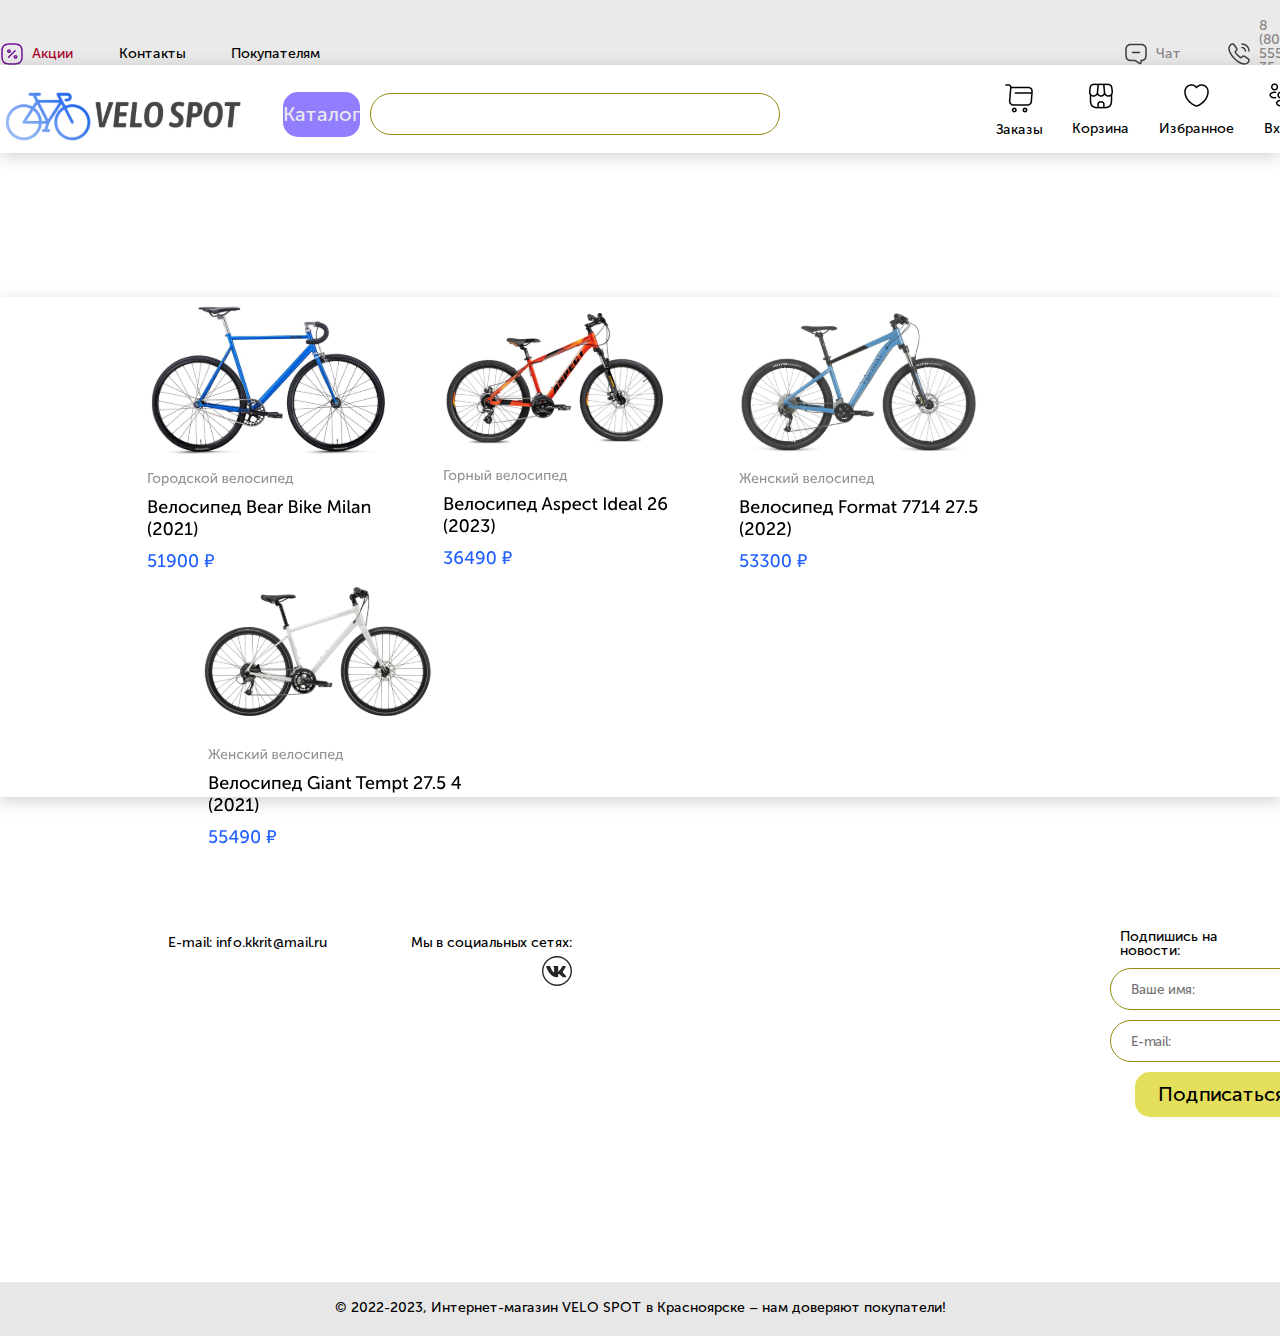
<file: index.html>
<!DOCTYPE html>
<html>

<head>
	<title>Velo Spot</title>
	<link rel="stylesheet" href="style.css" />
	<meta charset="UTF-8">
</head>

<body>
	<div class="wrapper">

		<div class="header__top">
			<header class="header">
				<div class="_container header__container">
					<div class="header__top">
						<div class="headertop__content">
							<div>
								<img src="img/percentagesquare.svg" alt="">
							</div>
							<div class="header__ul1">
								<nav class="header__menu">
									<ul class="header__list">
										<li class="header__item"><span style="color: #A90029;">Акции</span></li>
										<li class="header__item">Контакты</li>
										<li class="header__item">Покупателям</li>
									</ul>
								</nav>
							</div>
							<div class="header__ul2">
								<div>
									<img src="img/message2.svg" alt="">
								</div>
								<p style="margin: 0px 0px 0px 8px;">Чат</p>
								<div style="margin: 0px 0px 0px 46px;">
									<img src="img/callcalling.svg" alt="">
								</div>
								<p style="margin: 0px 0px 0px 8px;">8 (800) 555 - 35 - 35</p>
							</div>
						</div>
					</div>



					<div class="header__bottom">
						<a href="index.html" class="logo"><img src="img/Logo 1.svg" alt=""></a>
						<div class="catalog">
							Каталог
						</div>
						<div class="vvod">
							<input type="text" class="vvod_vvod">
						</div>

						<nav class="osn">
							<ul class="osn__list">
								<li class="osn__item"><img src="img/shoppingcart.png" alt="">
									<div style="margin: 8px 0px 0px 0px;">Заказы</div>
								</li>
								<li class="osn__item"><img src="img/shop.png" alt="">
									<div style="margin: 12px 0px 0px 0px;">Корзина</div>
								</li>
								<li class="osn__item"><img src="img/like.png" alt="">
									<div style="margin: 3px 0px 0px 0px;">Избранное</div>
								</li>
								<li class="osn__item"><a href="index6.html"><img src="img/people.png" alt=""></a>
									<div href="index6.html" style="margin: 14px 0px 0px 0px;">Вход</div>
								</li>
							</ul>
						</nav>
					</div>

				</div>

			</header>







			<main class="main">
				<div class="_container">
					<div class="okno" style="visibility: hidden">
						<div class="vvod" style="margin-top: 20px;">
							<img style=" margin-left: 30px; margin-top: 7px; margin-right: 10px;" src="img/person.svg"
								alt=""><input placeholder="Эл. почта/Телефон" type="text" class="vvod_vvod1"
								style="width: 220px;">
						</div>
						<div class="vvod" style="margin-top: 20px;">
							<img style=" margin-left: 30px; margin-top: 7px; margin-right: 15px;" src="img/lock1.svg"
								alt=""><input placeholder="Пароль" type="text" class="vvod_vvod1" style="width: 220px;">
						</div>

					</div>
					<div class="vel1">
						<a class="vel" href="index4.html"><img src="img/Group 31.svg" alt=""></a>
						<a class="vel" href="index2.html"><img src="img/Group 32.svg" alt=""></a>
						<a class="vel" href="index3.html"><img src="img/Group 33.svg" alt=""></a>
						<a class="vel" href="index5.html"><img src="img/Group 34.svg" alt=""></a>
					</div>
				</div>
			</main>







			<div class="footer">
				<div class="_container">
					<div class="footer__p">
						<p class="footer__item">E-mail: info.kkrit@mail.ru</p>
						<p class="footer__item">Мы в социальных сетях:<img src="img/vk_footer 1.svg" class="footer__item1"
								alt=""></p>

					</div>
					<div class="footer__p1">
						<p style="margin-left: 20px;">Подпишись на новости:</p>
						<div class="vvod">
							<input placeholder="Ваше имя:" type="text" class="vvod_vvod" style="width: 220px;">
						</div>
						<div class="vvod">
							<input placeholder="E-mail:" type="text" class="vvod_vvod" style="width: 220px;">
						</div>
						<div class="catalog" style="background: #E4DF5A; color: #000;">
							Подписаться
						</div>
					</div>
				</div>
				<div id="rectangle1" class="bottom" style="text-align: center; ">
					<p style="margin-top: 19px;">© 2022-2023, Интернет-магазин VELO SPOT в Красноярске – нам доверяют
						покупатели!</p>
				</div>
			</div>

		</div>
</body>

</html>
</file>
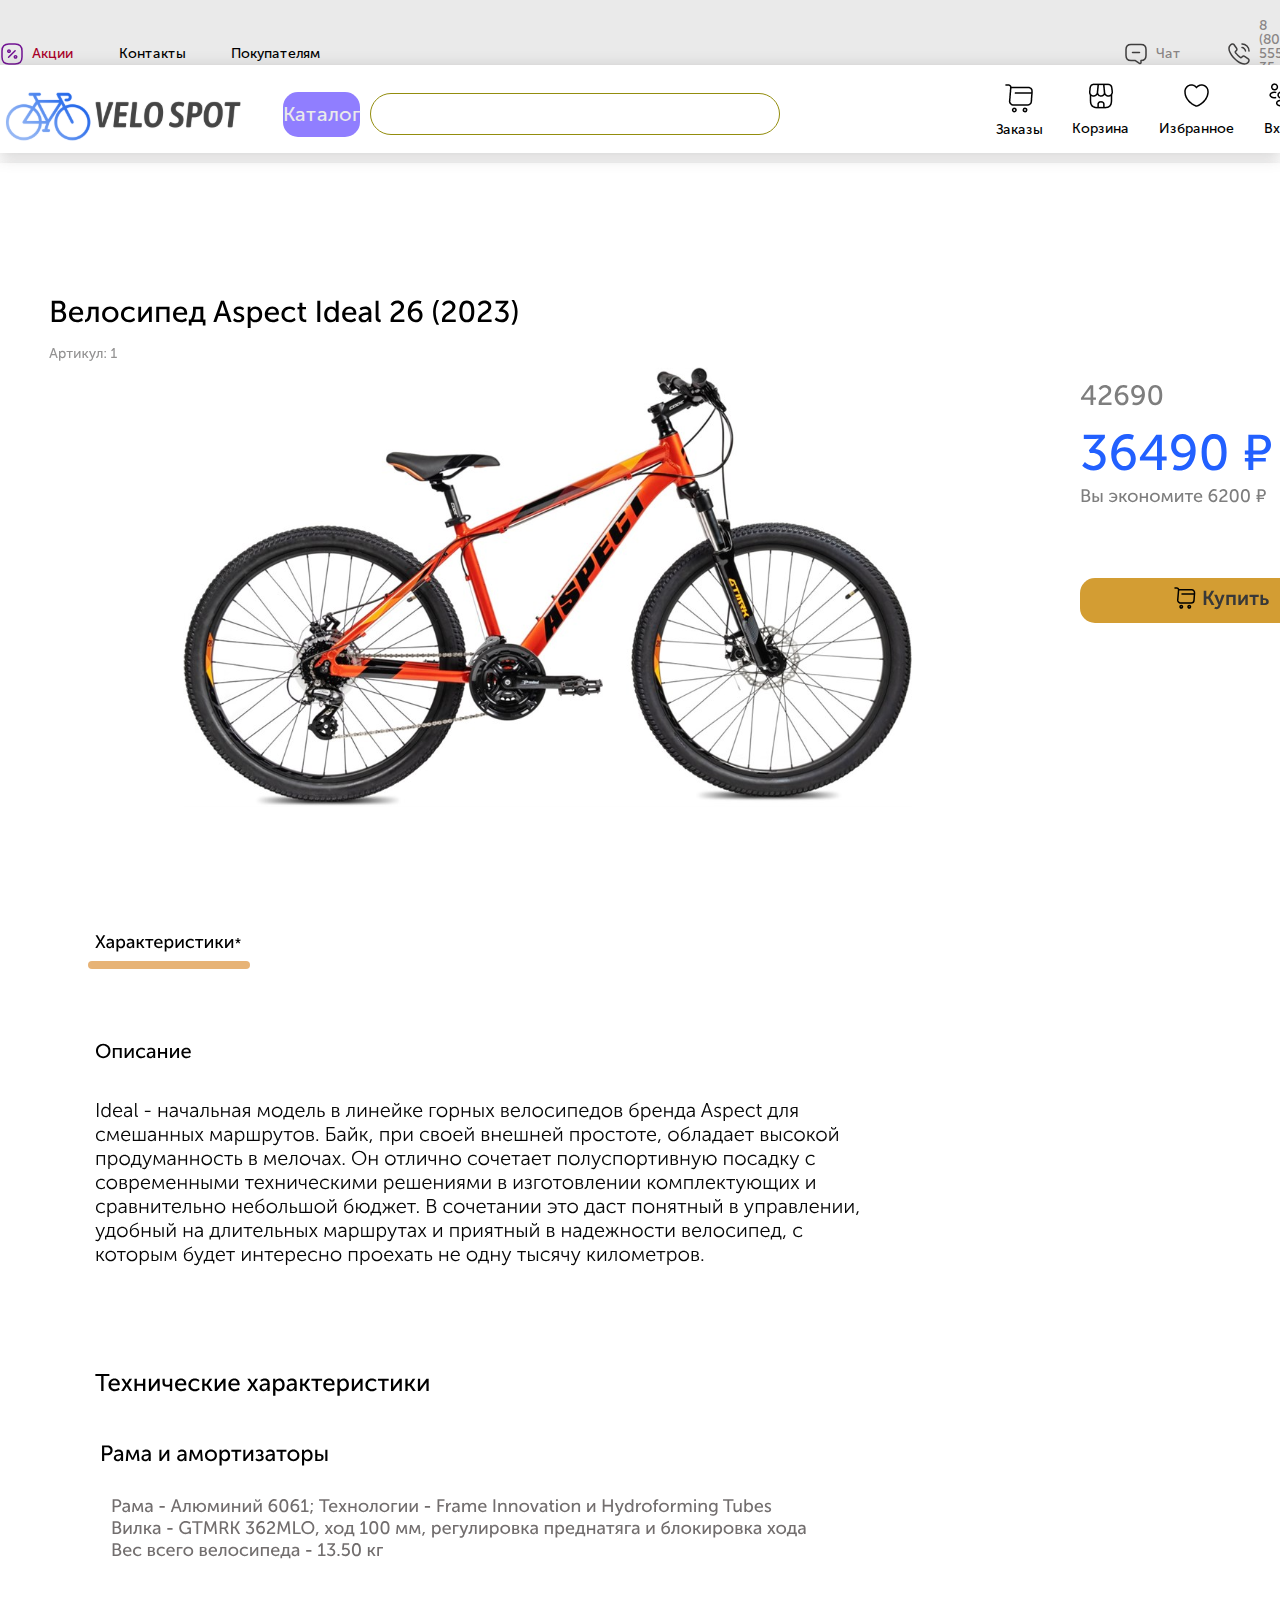
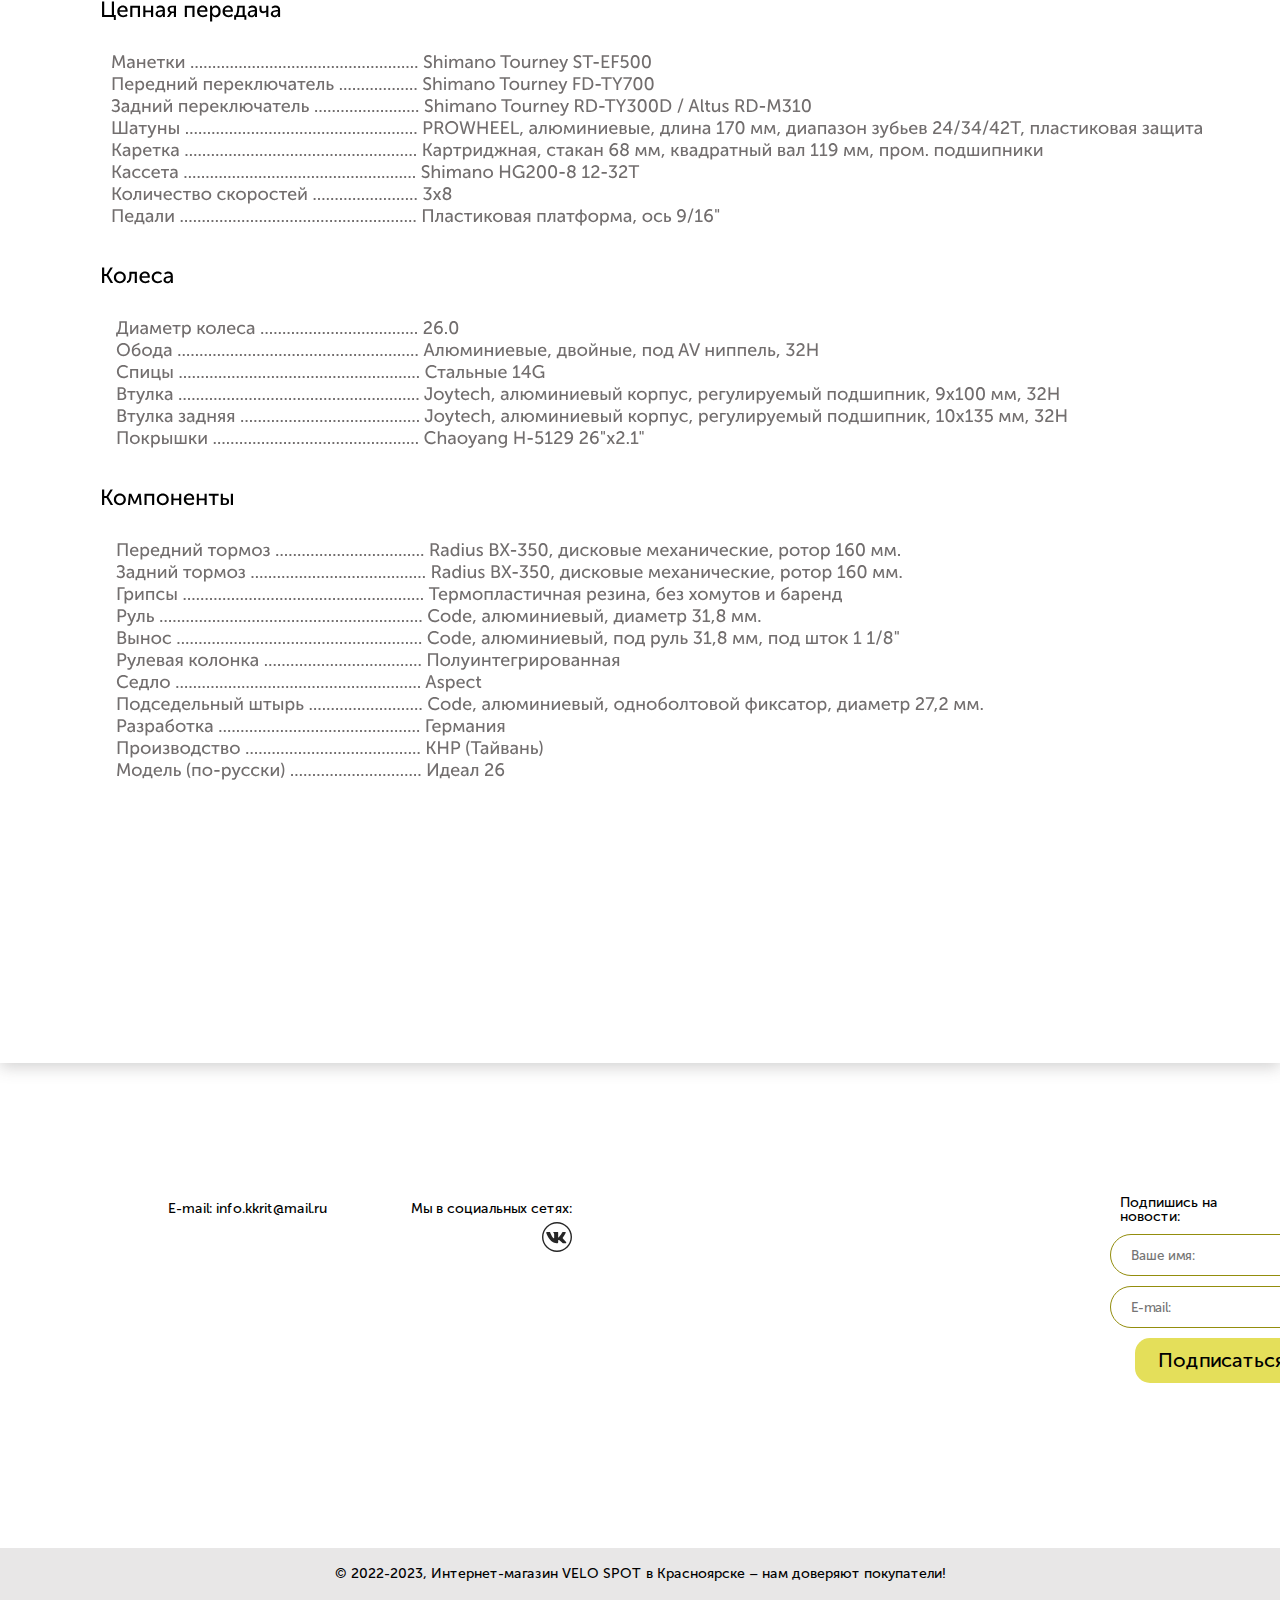
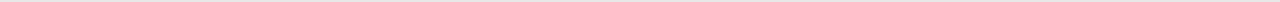
<file: index2.html>
<!DOCTYPE html>
<html>

<head>
	<title>Velo Spot</title>
	<link rel="stylesheet" href="style2.css" />
	<meta charset="UTF-8">
</head>

<body>
	<div class="wrapper">

		<div class="header__top">
			<header class="header">
				<div class="_container header__container">
					<div class="header__top">
						<div class="headertop__content">
							<div>
								<img src="img/percentagesquare.svg" alt="">
							</div>
							<div class="header__ul1">
								<nav class="header__menu">
									<ul class="header__list">
										<li class="header__item"><span style="color: #A90029;">Акции</span></li>
										<li class="header__item">Контакты</li>
										<li class="header__item">Покупателям</li>
									</ul>
								</nav>
							</div>
							<div class="header__ul2">
								<div>
									<img src="img/message2.svg" alt="">
								</div>
								<p style="margin: 0px 0px 0px 8px;">Чат</p>
								<div style="margin: 0px 0px 0px 46px;">
									<img src="img/callcalling.svg" alt="">
								</div>
								<p style="margin: 0px 0px 0px 8px;">8 (800) 555 - 35 - 35</p>
							</div>
						</div>
					</div>



					<div class="header__bottom">
						<a href="index.html" class="logo"><img src="img/Logo 1.svg" alt=""></a>
						<div class="catalog">
							Каталог
						</div>
						<div class="vvod">
							<input type="text" class="vvod_vvod">
						</div>

						<nav class="osn">
							<ul class="osn__list">
								<li class="osn__item"><img src="img/shoppingcart.png" alt="">
									<div style="margin: 8px 0px 0px 0px;">Заказы</div>
								</li>
								<li class="osn__item"><img src="img/shop.png" alt="">
									<div style="margin: 12px 0px 0px 0px;">Корзина</div>
								</li>
								<li class="osn__item"><img src="img/like.png" alt="">
									<div style="margin: 3px 0px 0px 0px;">Избранное</div>
								</li>
								<li class="osn__item"><a href="index6.html"><img src="img/people.png" alt=""></a>
									<div style="margin: 14px 0px 0px 0px;">Вход</div>
								</li>
							</ul>
						</nav>
					</div>

				</div>

			</header>







			<main class="main">
				<div class="_container">
					<img style="margin-top: 133px; margin-left: 49px; user-select: none;" src="img/Group 37.svg" alt="">
				</div>
			</main>







			<div class="footer">
				<div class="_container">
					<div class="footer__p">
						<p class="footer__item">E-mail: info.kkrit@mail.ru</p>
						<p class="footer__item">Мы в социальных сетях:<img src="img/vk_footer 1.svg" class="footer__item1"
								alt=""></p>

					</div>
					<div class="footer__p1">
						<p style="margin-left: 20px;">Подпишись на новости:</p>
						<div class="vvod">
							<input placeholder="Ваше имя:" type="text" class="vvod_vvod" style="width: 220px;">
						</div>
						<div class="vvod">
							<input placeholder="E-mail:" type="text" class="vvod_vvod" style="width: 220px;">
						</div>
						<div class="catalog" style="background: #E4DF5A; color: #000;">
							Подписаться
						</div>
					</div>
				</div>
				<div id="rectangle1" class="bottom" style="text-align: center; ">
					<p style="margin-top: 19px;">© 2022-2023, Интернет-магазин VELO SPOT в Красноярске – нам доверяют
						покупатели!</p>
				</div>
			</div>

		</div>
</body>

</html>
</file>
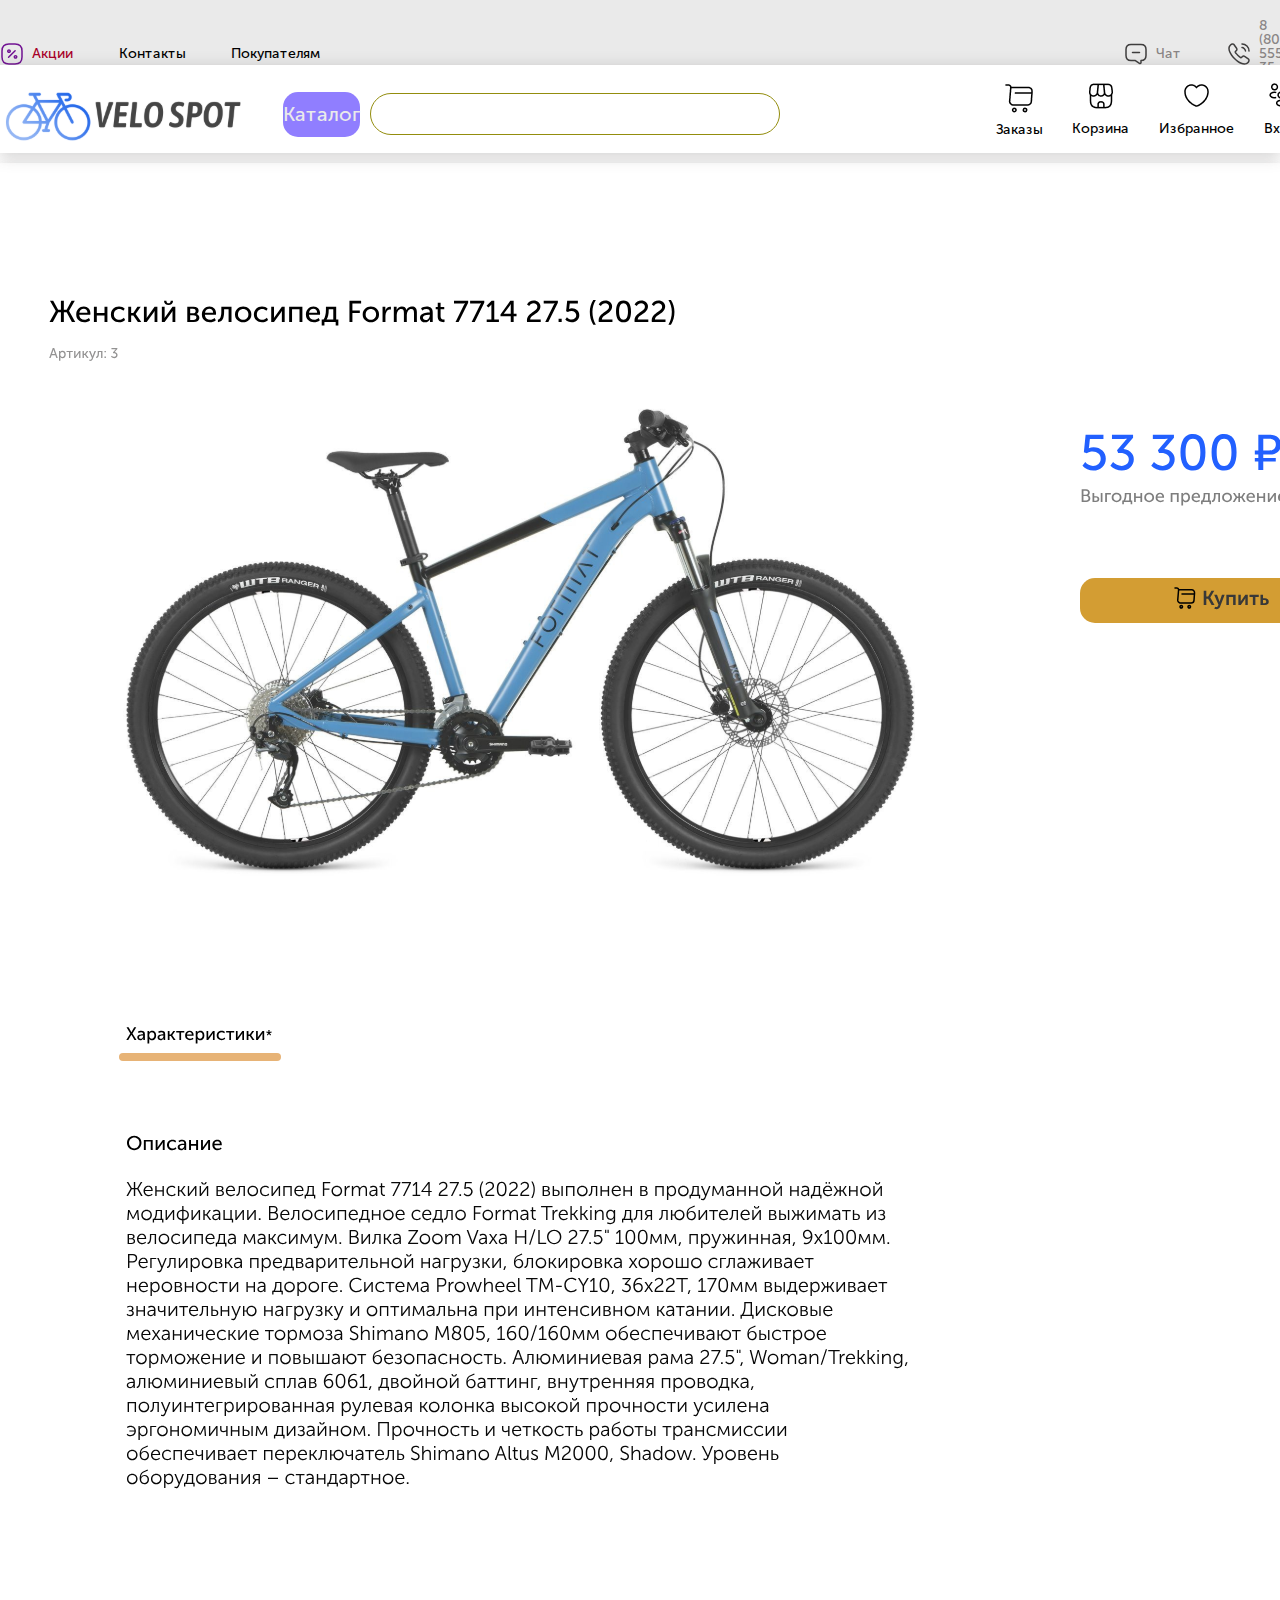
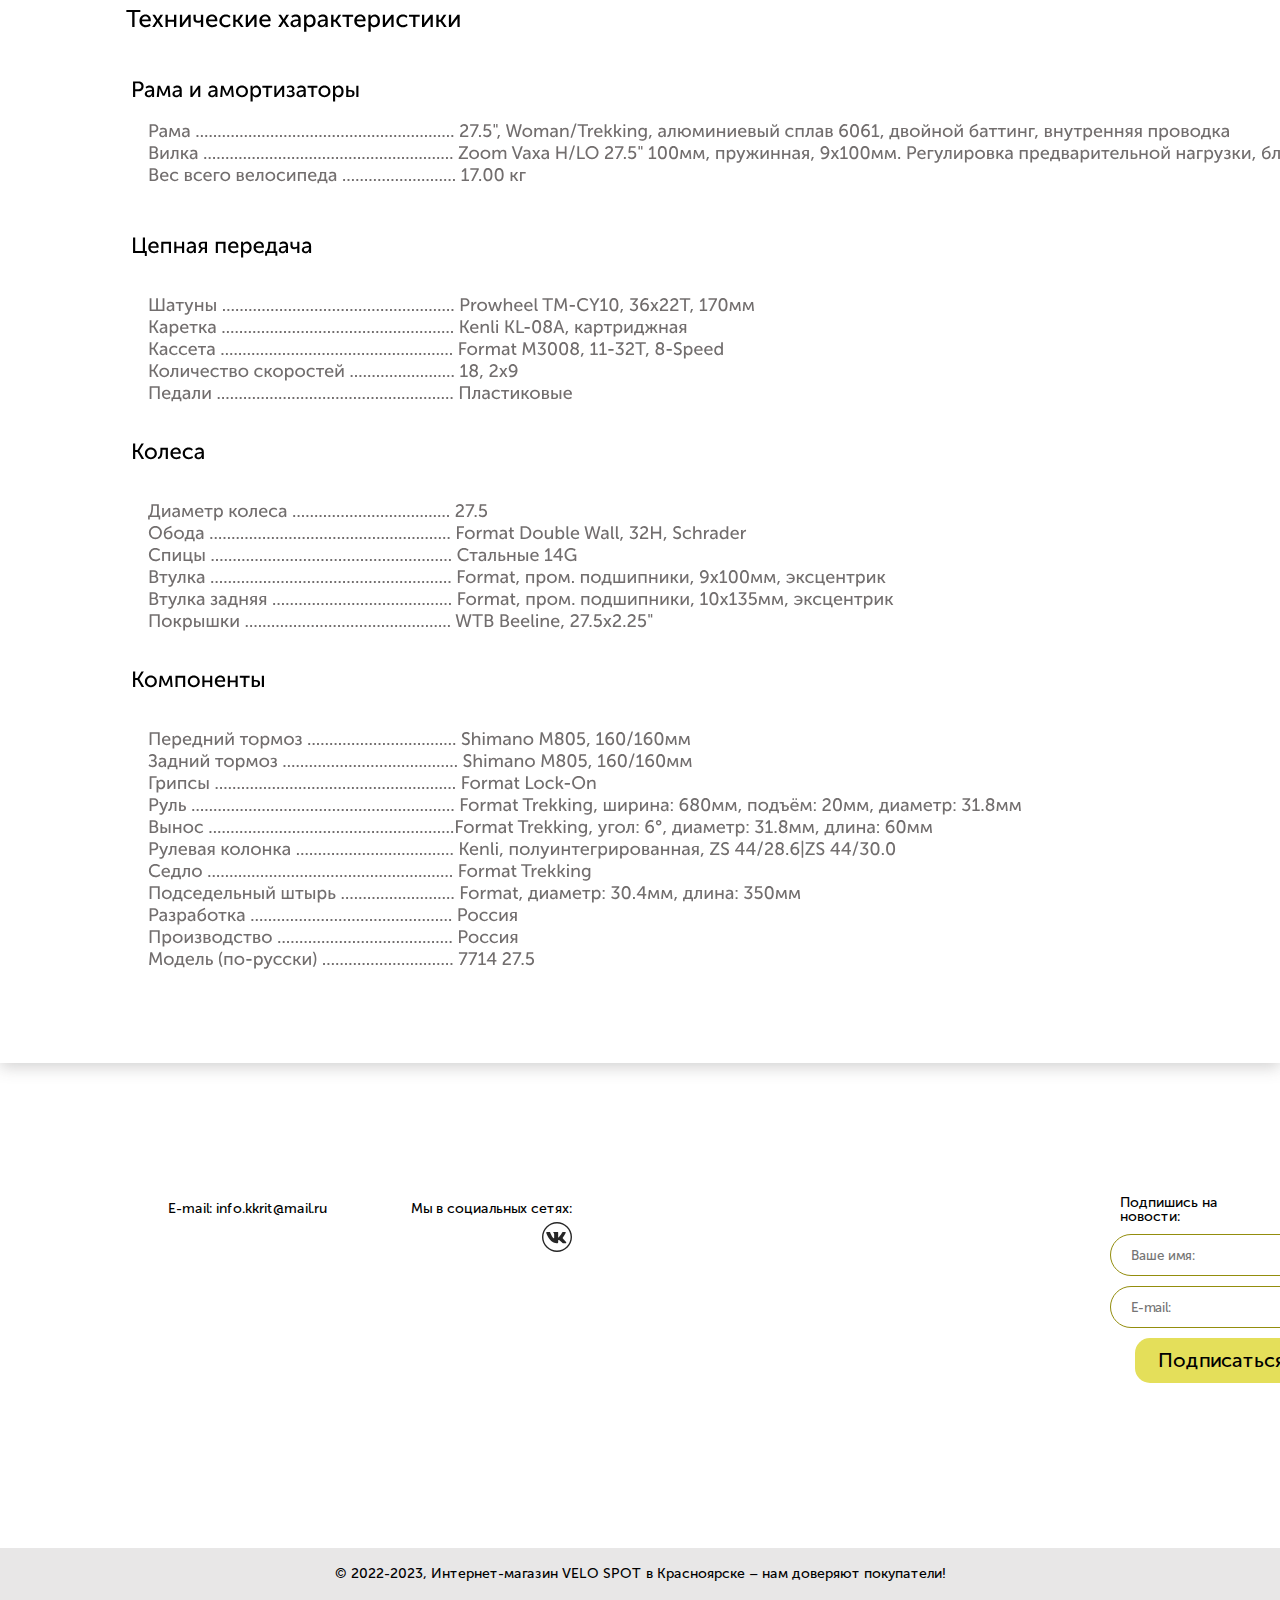
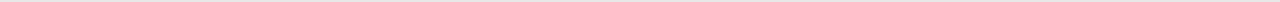
<file: index3.html>
<!DOCTYPE html>
<html>

<head>
	<title>Velo Spot</title>
	<link rel="stylesheet" href="style3.css" />
	<meta charset="UTF-8">
</head>

<body>
	<div class="wrapper">

		<div class="header__top">
			<header class="header">
				<div class="_container header__container">
					<div class="header__top">
						<div class="headertop__content">
							<div>
								<img src="img/percentagesquare.svg" alt="">
							</div>
							<div class="header__ul1">
								<nav class="header__menu">
									<ul class="header__list">
										<li class="header__item"><span style="color: #A90029;">Акции</span></li>
										<li class="header__item">Контакты</li>
										<li class="header__item">Покупателям</li>
									</ul>
								</nav>
							</div>
							<div class="header__ul2">
								<div>
									<img src="img/message2.svg" alt="">
								</div>
								<p style="margin: 0px 0px 0px 8px;">Чат</p>
								<div style="margin: 0px 0px 0px 46px;">
									<img src="img/callcalling.svg" alt="">
								</div>
								<p style="margin: 0px 0px 0px 8px;">8 (800) 555 - 35 - 35</p>
							</div>
						</div>
					</div>



					<div class="header__bottom">
						<a href="index.html" class="logo"><img src="img/Logo 1.svg" alt=""></a>
						<div class="catalog">
							Каталог
						</div>
						<div class="vvod">
							<input type="text" class="vvod_vvod">
						</div>

						<nav class="osn">
							<ul class="osn__list">
								<li class="osn__item"><img src="img/shoppingcart.png" alt="">
									<div style="margin: 8px 0px 0px 0px;">Заказы</div>
								</li>
								<li class="osn__item"><img src="img/shop.png" alt="">
									<div style="margin: 12px 0px 0px 0px;">Корзина</div>
								</li>
								<li class="osn__item"><img src="img/like.png" alt="">
									<div style="margin: 3px 0px 0px 0px;">Избранное</div>
								</li>
								<li class="osn__item"><a href="index6.html"><img src="img/people.png" alt=""></a>
									<div style="margin: 14px 0px 0px 0px;">Вход</div>
								</li>
							</ul>
						</nav>
					</div>

				</div>

			</header>







			<main class="main">
				<div class="_container">
					<div class="_container">
						<img style="margin-top: 133px; margin-left: 49px; user-select: none;" src="img/Group 38.svg" alt="">
					</div>
				</div>
			</main>







			<div class="footer">
				<div class="_container">
					<div class="footer__p">
						<p class="footer__item">E-mail: info.kkrit@mail.ru</p>
						<p class="footer__item">Мы в социальных сетях:<img src="img/vk_footer 1.svg" class="footer__item1"
								alt=""></p>

					</div>
					<div class="footer__p1">
						<p style="margin-left: 20px;">Подпишись на новости:</p>
						<div class="vvod">
							<input placeholder="Ваше имя:" type="text" class="vvod_vvod" style="width: 220px;">
						</div>
						<div class="vvod">
							<input placeholder="E-mail:" type="text" class="vvod_vvod" style="width: 220px;">
						</div>
						<div class="catalog" style="background: #E4DF5A; color: #000;">
							Подписаться
						</div>
					</div>
				</div>
				<div id="rectangle1" class="bottom" style="text-align: center; ">
					<p style="margin-top: 19px;">© 2022-2023, Интернет-магазин VELO SPOT в Красноярске – нам доверяют
						покупатели!</p>
				</div>
			</div>

		</div>
</body>

</html>
</file>
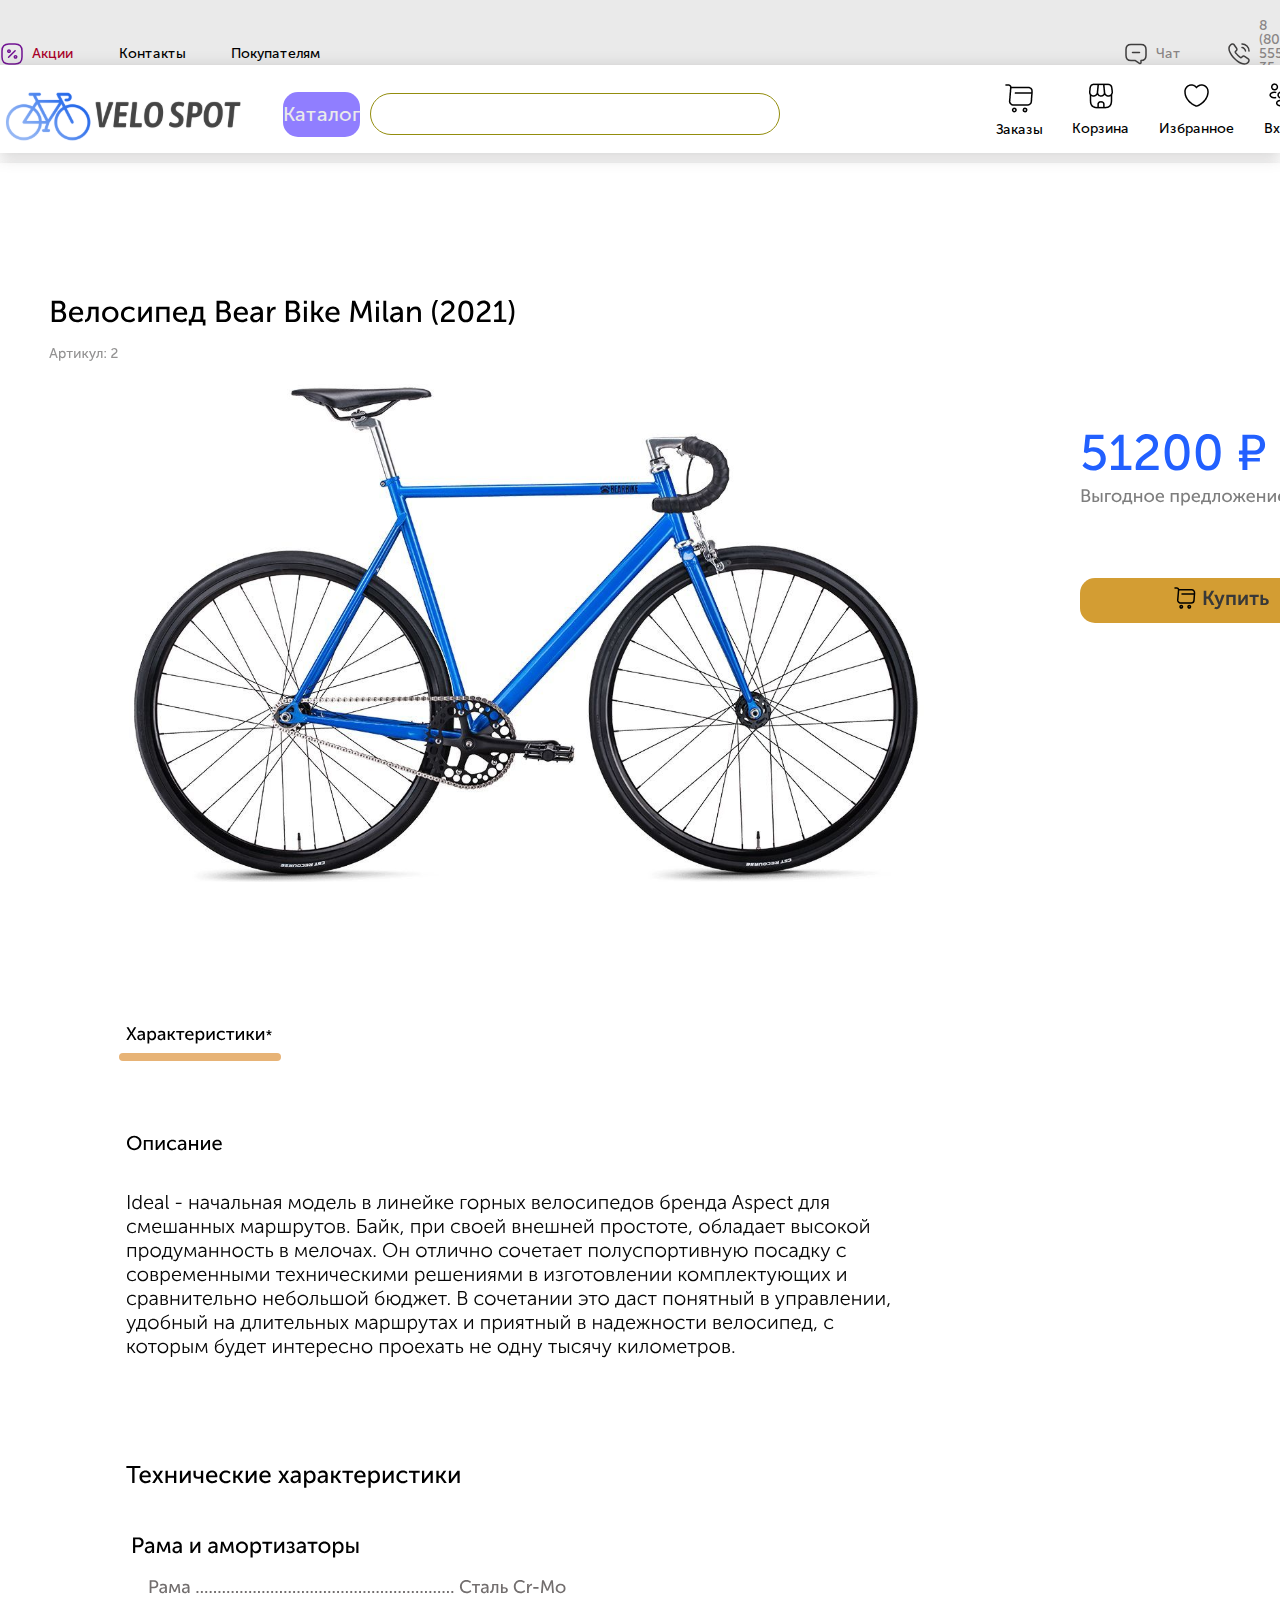
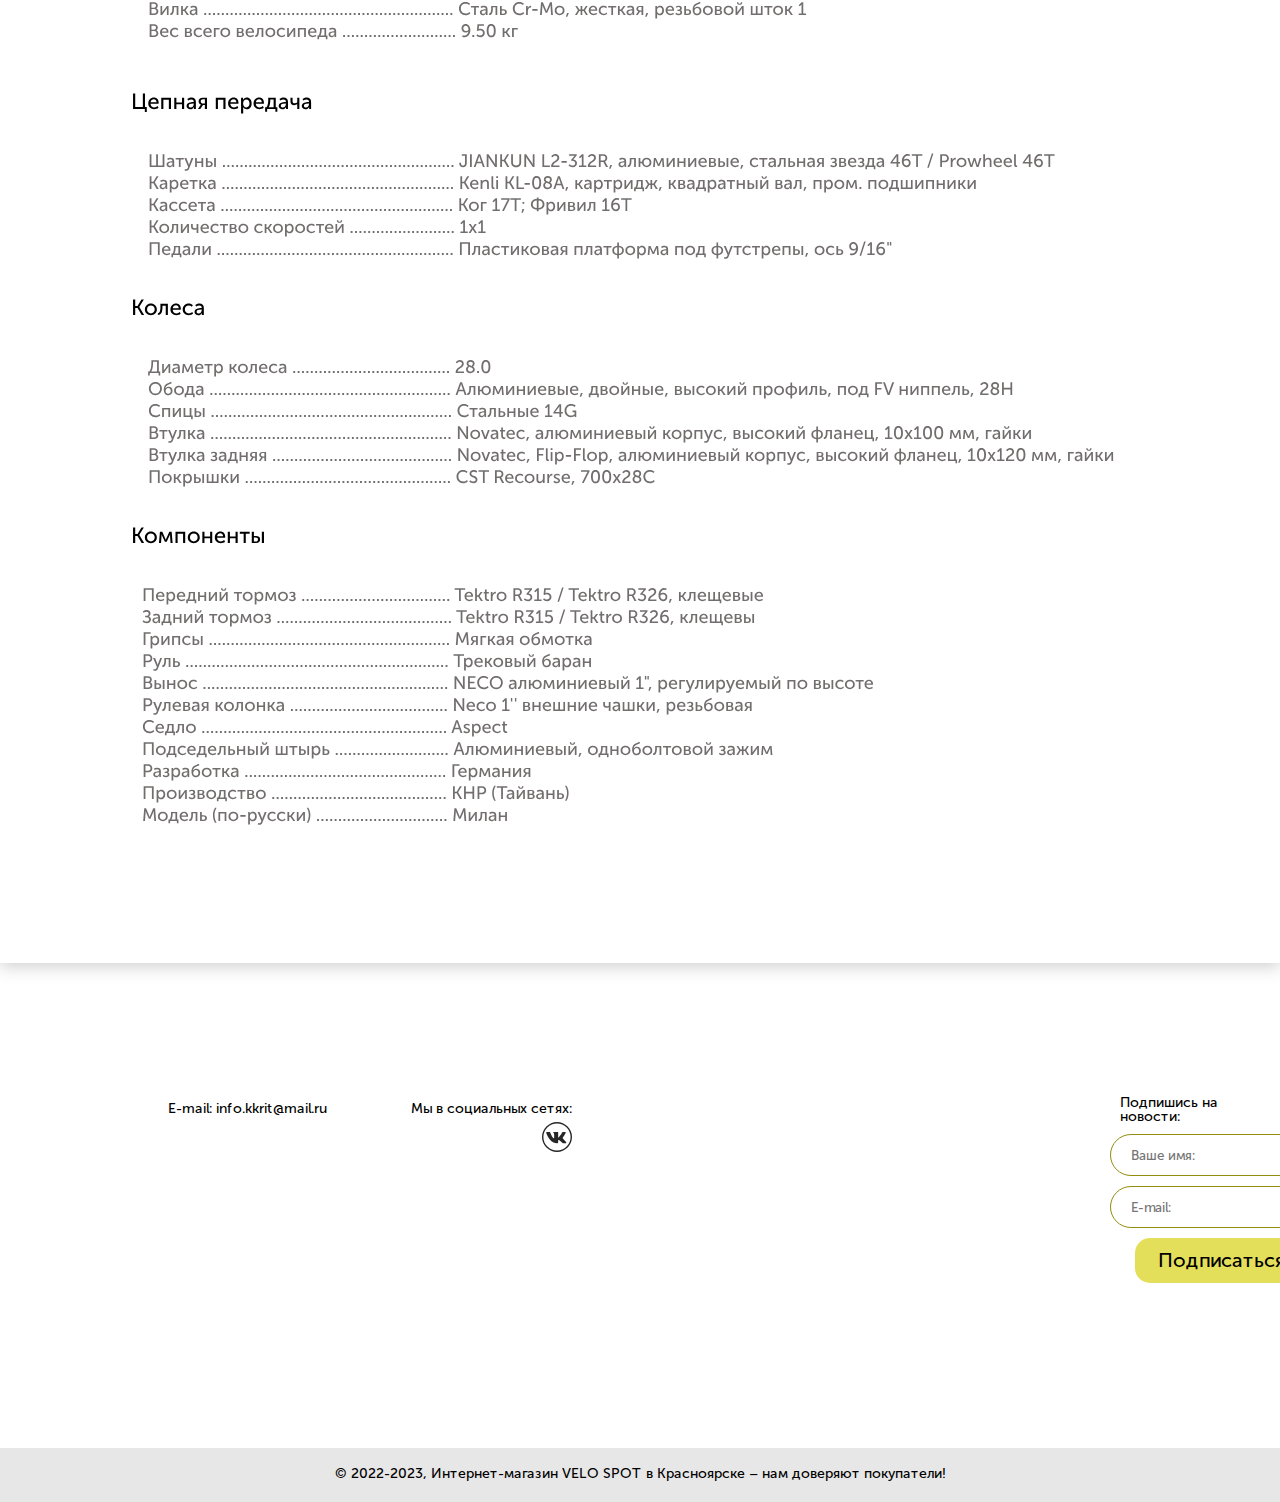
<file: index4.html>
<!DOCTYPE html>
<html>

<head>
	<title>Velo Spot</title>
	<link rel="stylesheet" href="style4.css" />
	<meta charset="UTF-8">
</head>

<body>
	<div class="wrapper">

		<div class="header__top">
			<header class="header">
				<div class="_container header__container">
					<div class="header__top">
						<div class="headertop__content">
							<div>
								<img src="img/percentagesquare.svg" alt="">
							</div>
							<div class="header__ul1">
								<nav class="header__menu">
									<ul class="header__list">
										<li class="header__item"><span style="color: #A90029;">Акции</span></li>
										<li class="header__item">Контакты</li>
										<li class="header__item">Покупателям</li>
									</ul>
								</nav>
							</div>
							<div class="header__ul2">
								<div>
									<img src="img/message2.svg" alt="">
								</div>
								<p style="margin: 0px 0px 0px 8px;">Чат</p>
								<div style="margin: 0px 0px 0px 46px;">
									<img src="img/callcalling.svg" alt="">
								</div>
								<p style="margin: 0px 0px 0px 8px;">8 (800) 555 - 35 - 35</p>
							</div>
						</div>
					</div>



					<div class="header__bottom">
						<a href="index.html" class="logo"><img src="img/Logo 1.svg" alt=""></a>
						<div class="catalog">
							Каталог
						</div>
						<div class="vvod">
							<input type="text" class="vvod_vvod">
						</div>

						<nav class="osn">
							<ul class="osn__list">
								<li class="osn__item"><img src="img/shoppingcart.png" alt="">
									<div style="margin: 8px 0px 0px 0px;">Заказы</div>
								</li>
								<li class="osn__item"><img src="img/shop.png" alt="">
									<div style="margin: 12px 0px 0px 0px;">Корзина</div>
								</li>
								<li class="osn__item"><img src="img/like.png" alt="">
									<div style="margin: 3px 0px 0px 0px;">Избранное</div>
								</li>
								<li class="osn__item"><a href="index6.html"><img src="img/people.png" alt=""></a>
									<div style="margin: 14px 0px 0px 0px;">Вход</div>
								</li>
							</ul>
						</nav>
					</div>

				</div>

			</header>







			<main class="main">
				<div class="_container">
					<div class="_container">
						<img style="margin-top: 133px; margin-left: 49px; user-select: none;" src="img/Group 36 (1).svg"
							alt="">
					</div>
				</div>
			</main>







			<div class="footer">
				<div class="_container">
					<div class="footer__p">
						<p class="footer__item">E-mail: info.kkrit@mail.ru</p>
						<p class="footer__item">Мы в социальных сетях:<img src="img/vk_footer 1.svg" class="footer__item1"
								alt=""></p>

					</div>
					<div class="footer__p1">
						<p style="margin-left: 20px;">Подпишись на новости:</p>
						<div class="vvod">
							<input placeholder="Ваше имя:" type="text" class="vvod_vvod" style="width: 220px;">
						</div>
						<div class="vvod">
							<input placeholder="E-mail:" type="text" class="vvod_vvod" style="width: 220px;">
						</div>
						<div class="catalog" style="background: #E4DF5A; color: #000;">
							Подписаться
						</div>
					</div>
				</div>
				<div id="rectangle1" class="bottom" style="text-align: center; ">
					<p style="margin-top: 19px;">© 2022-2023, Интернет-магазин VELO SPOT в Красноярске – нам доверяют
						покупатели!</p>
				</div>
			</div>

		</div>
</body>

</html>
</file>
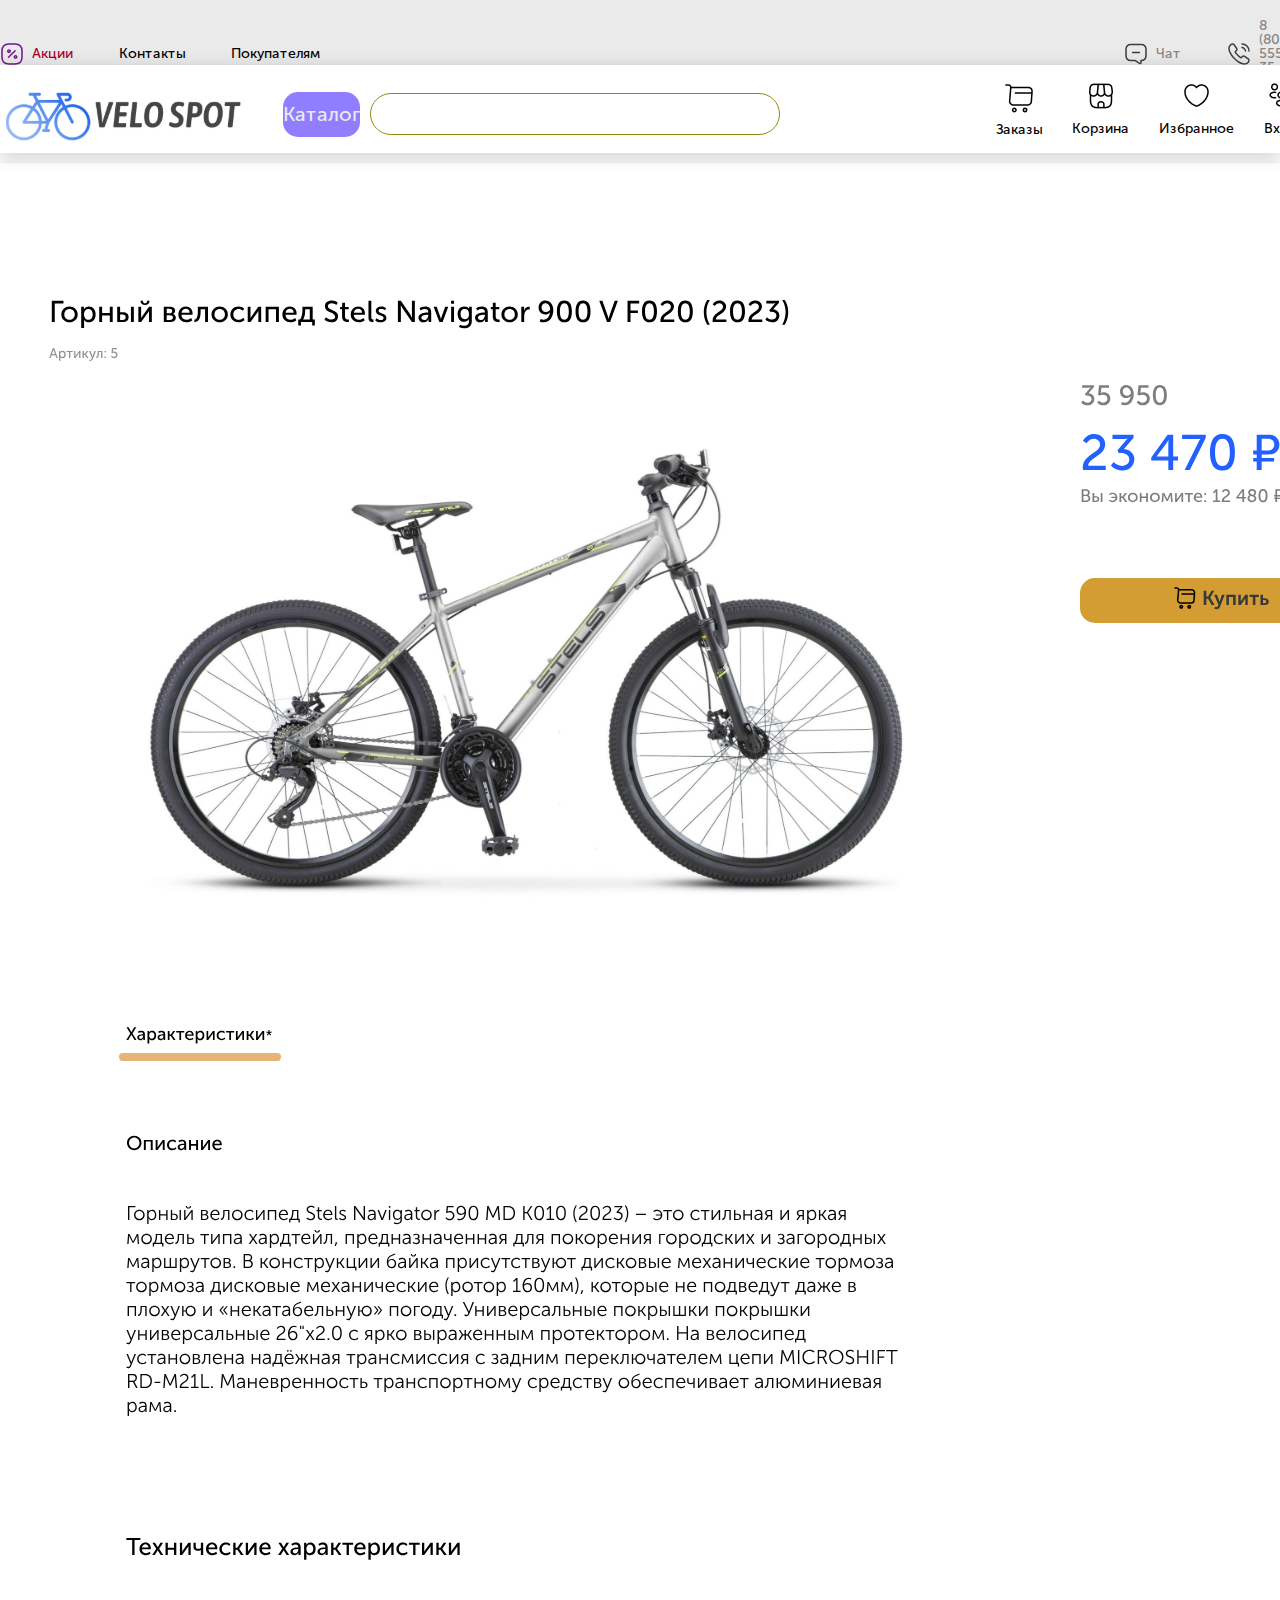
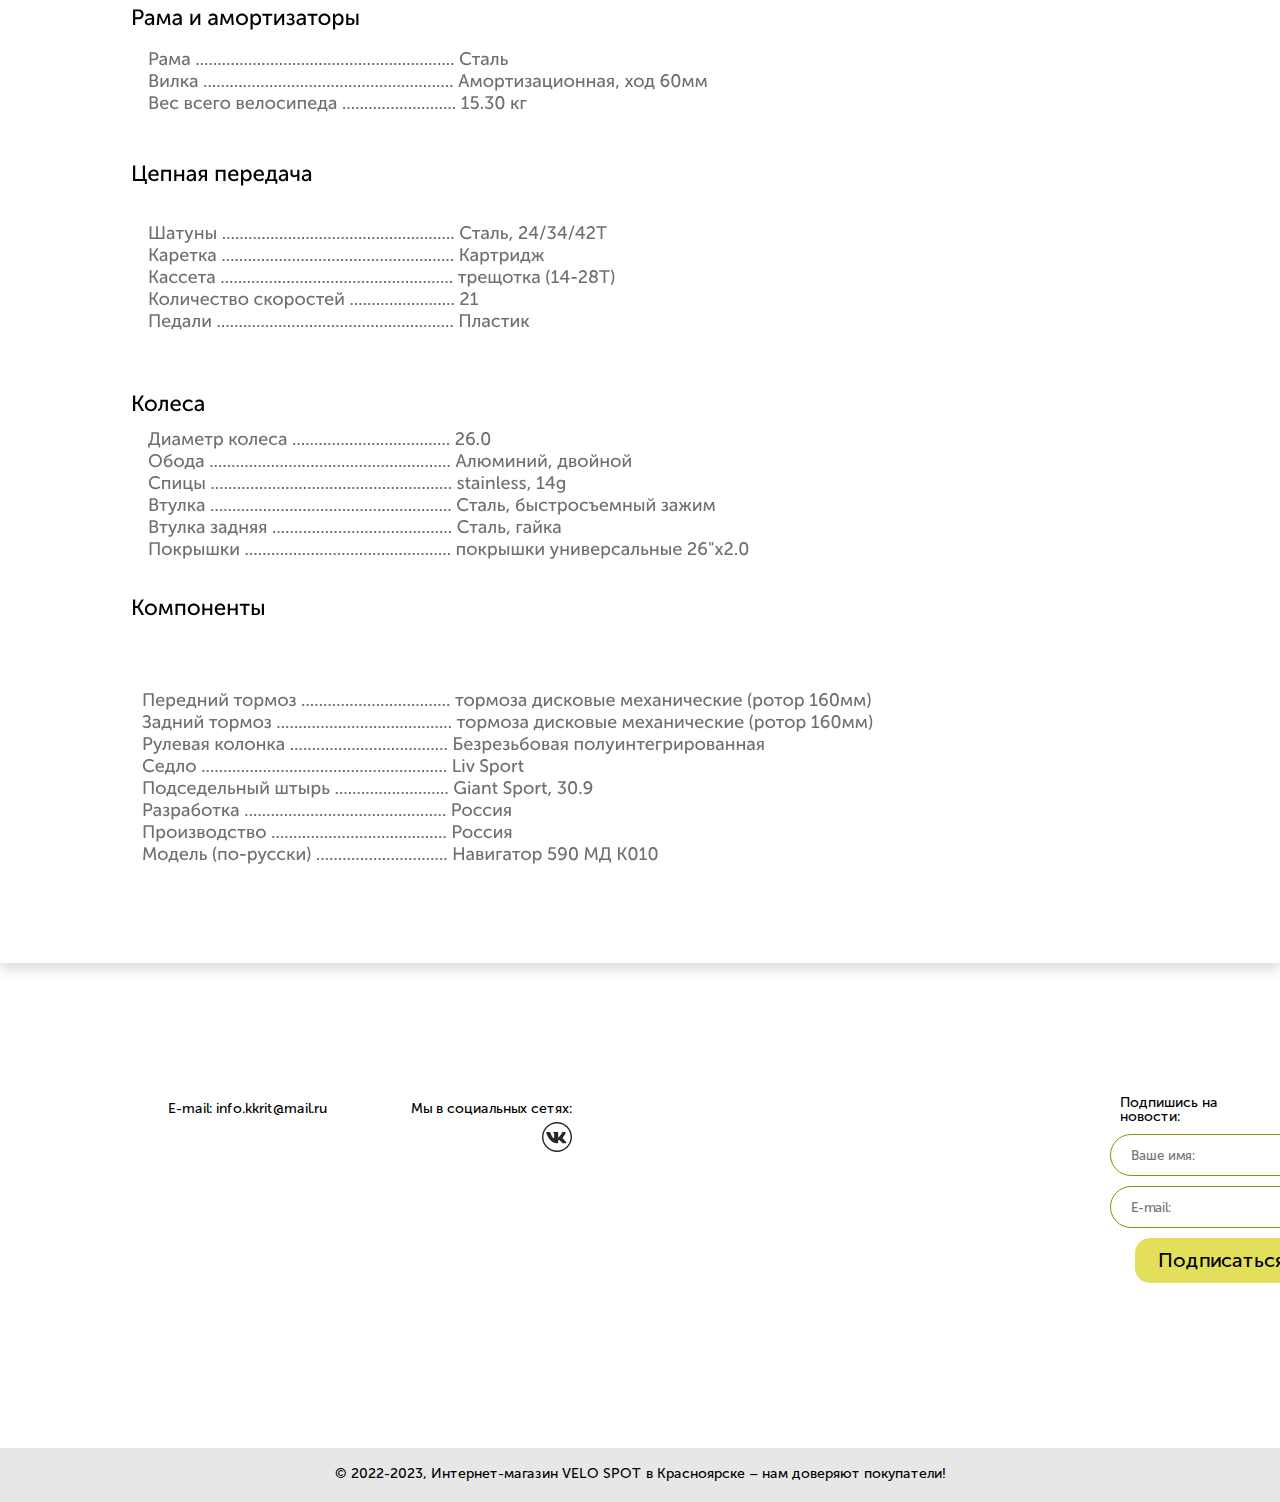
<file: index5.html>
<!DOCTYPE html>
<html>

<head>
	<title>Velo Spot</title>
	<link rel="stylesheet" href="style5.css" />
	<meta charset="UTF-8">
</head>

<body>
	<div class="wrapper">

		<div class="header__top">
			<header class="header">
				<div class="_container header__container">
					<div class="header__top">
						<div class="headertop__content">
							<div>
								<img src="img/percentagesquare.svg" alt="">
							</div>
							<div class="header__ul1">
								<nav class="header__menu">
									<ul class="header__list">
										<li class="header__item"><span style="color: #A90029;">Акции</span></li>
										<li class="header__item">Контакты</li>
										<li class="header__item">Покупателям</li>
									</ul>
								</nav>
							</div>
							<div class="header__ul2">
								<div>
									<img src="img/message2.svg" alt="">
								</div>
								<p style="margin: 0px 0px 0px 8px;">Чат</p>
								<div style="margin: 0px 0px 0px 46px;">
									<img src="img/callcalling.svg" alt="">
								</div>
								<p style="margin: 0px 0px 0px 8px;">8 (800) 555 - 35 - 35</p>
							</div>
						</div>
					</div>



					<div class="header__bottom">
						<a href="index.html" class="logo"><img src="img/Logo 1.svg" alt=""></a>
						<div class="catalog">
							Каталог
						</div>
						<div class="vvod">
							<input type="text" class="vvod_vvod">
						</div>

						<nav class="osn">
							<ul class="osn__list">
								<li class="osn__item"><img src="img/shoppingcart.png" alt="">
									<div style="margin: 8px 0px 0px 0px;">Заказы</div>
								</li>
								<li class="osn__item"><img src="img/shop.png" alt="">
									<div style="margin: 12px 0px 0px 0px;">Корзина</div>
								</li>
								<li class="osn__item"><img src="img/like.png" alt="">
									<div style="margin: 3px 0px 0px 0px;">Избранное</div>
								</li>
								<li class="osn__item"><a href="index6.html"><img src="img/people.png" alt=""></a>
									<div style="margin: 14px 0px 0px 0px;">Вход</div>
								</li>
							</ul>
						</nav>
					</div>

				</div>

			</header>







			<main class="main">
				<div class="_container">
					<div class="_container">
						<img style="margin-top: 133px; margin-left: 49px; user-select: none;" src="img/Group 39.svg" alt="">
					</div>
				</div>
			</main>







			<div class="footer">
				<div class="_container">
					<div class="footer__p">
						<p class="footer__item">E-mail: info.kkrit@mail.ru</p>
						<p class="footer__item">Мы в социальных сетях:<img src="img/vk_footer 1.svg" class="footer__item1"
								alt=""></p>

					</div>
					<div class="footer__p1">
						<p style="margin-left: 20px;">Подпишись на новости:</p>
						<div class="vvod">
							<input placeholder="Ваше имя:" type="text" class="vvod_vvod" style="width: 220px;">
						</div>
						<div class="vvod">
							<input placeholder="E-mail:" type="text" class="vvod_vvod" style="width: 220px;">
						</div>
						<div class="catalog" style="background: #E4DF5A; color: #000;">
							Подписаться
						</div>
					</div>
				</div>
				<div id="rectangle1" class="bottom" style="text-align: center; ">
					<p style="margin-top: 19px;">© 2022-2023, Интернет-магазин VELO SPOT в Красноярске – нам доверяют
						покупатели!</p>
				</div>
			</div>

		</div>
</body>

</html>
</file>
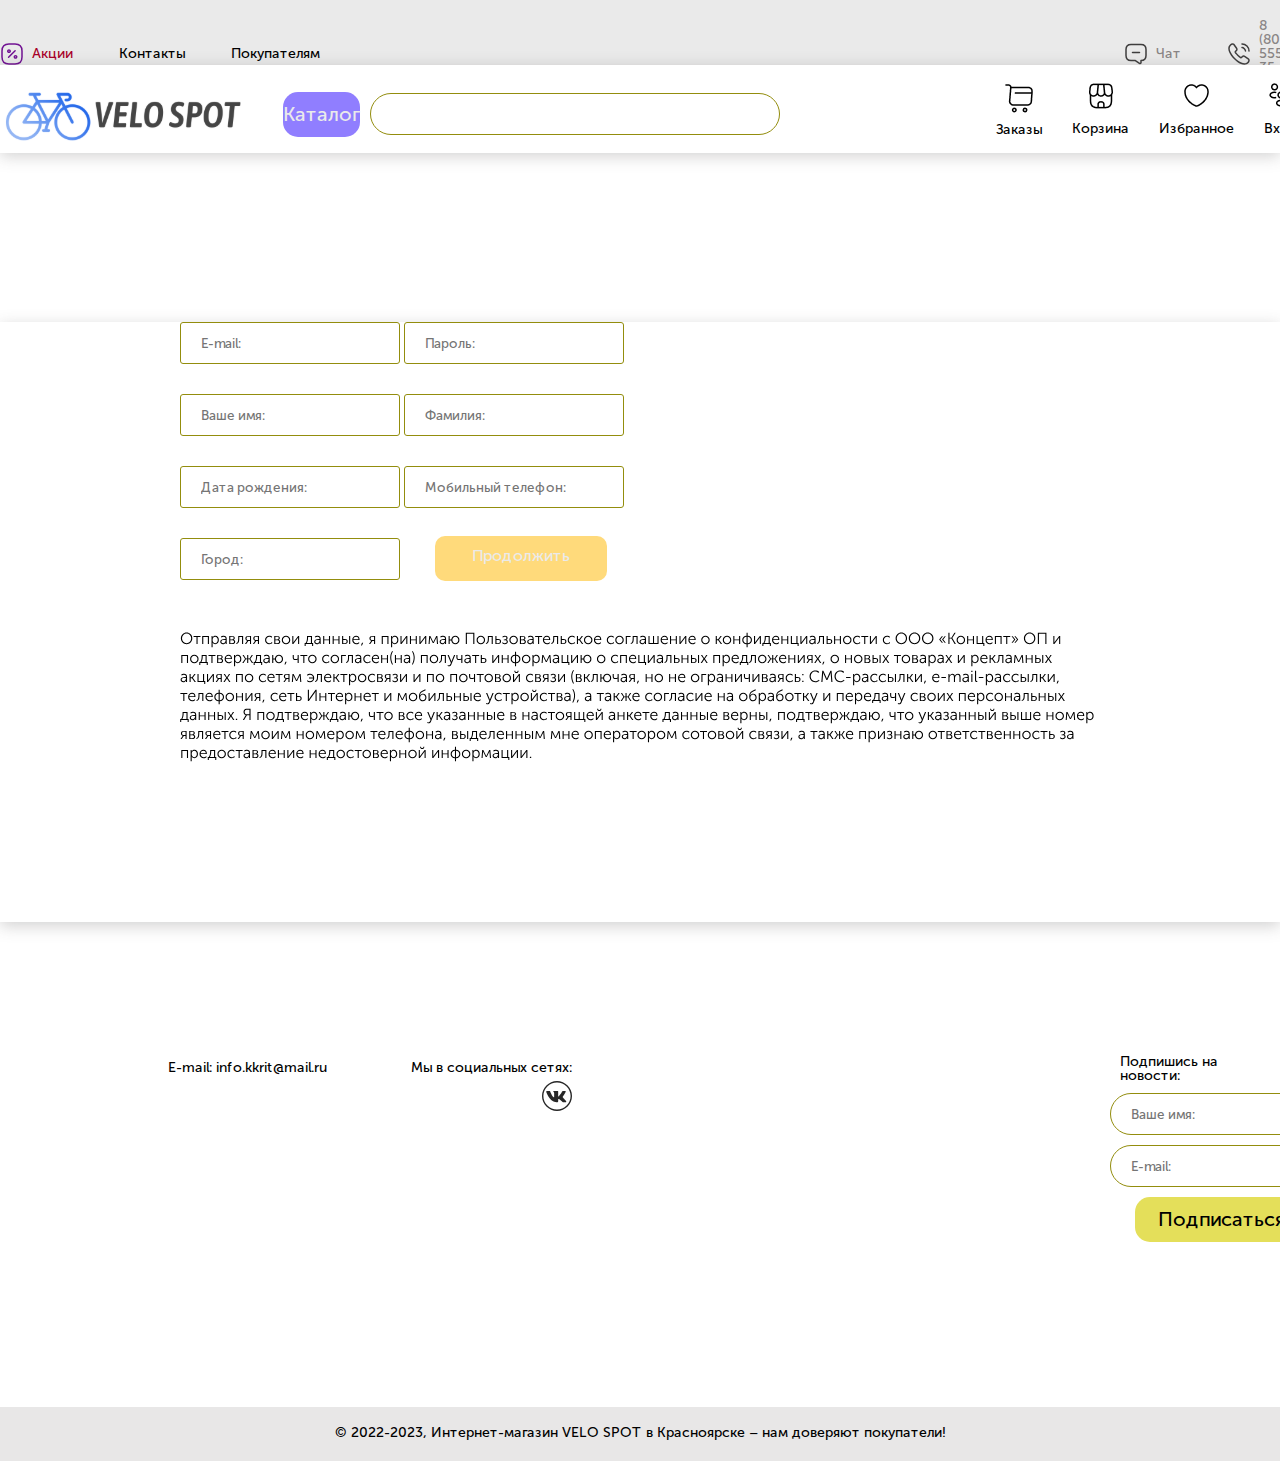
<file: index6.html>
<!DOCTYPE html>
<html>

<head>
	<title>Velo Spot</title>
	<link rel="stylesheet" href="style6.css" />
	<meta charset="UTF-8">
</head>

<body>
	<div class="wrapper">

		<div class="header__top">
			<header class="header">
				<div class="_container header__container">
					<div class="header__top">
						<div class="headertop__content">
							<div>
								<img src="img/percentagesquare.svg" alt="">
							</div>
							<div class="header__ul1">
								<nav class="header__menu">
									<ul class="header__list">
										<li class="header__item"><span style="color: #A90029;">Акции</span></li>
										<li class="header__item">Контакты</li>
										<li class="header__item">Покупателям</li>
									</ul>
								</nav>
							</div>
							<div class="header__ul2">
								<div>
									<img src="img/message2.svg" alt="">
								</div>
								<p style="margin: 0px 0px 0px 8px;">Чат</p>
								<div style="margin: 0px 0px 0px 46px;">
									<img src="img/callcalling.svg" alt="">
								</div>
								<p style="margin: 0px 0px 0px 8px;">8 (800) 555 - 35 - 35</p>
							</div>
						</div>
					</div>



					<div class="header__bottom">
						<a href="index.html" class="logo"><img src="img/Logo 1.svg" alt=""></a>
						<div class="catalog">
							Каталог
						</div>
						<div class="vvod">
							<input type="text" class="vvod_vvod">
						</div>

						<nav class="osn">
							<ul class="osn__list">
								<li class="osn__item"><img src="img/shoppingcart.png" alt="">
									<div style="margin: 8px 0px 0px 0px;">Заказы</div>
								</li>
								<li class="osn__item"><img src="img/shop.png" alt="">
									<div style="margin: 12px 0px 0px 0px;">Корзина</div>
								</li>
								<li class="osn__item"><img src="img/like.png" alt="">
									<div style="margin: 3px 0px 0px 0px;">Избранное</div>
								</li>
								<li class="osn__item"><a href="index6.html"><img src="img/people.png" alt=""></a>
									<div style="margin: 14px 0px 0px 0px;">Вход</div>
								</li>
							</ul>
						</nav>
					</div>

				</div>

			</header>







			<main class="main">
				<div class="_container">
					<div class="_container">
						<div style="margin-top: 169px;">
							<div class="vvod1">
								<input placeholder="E-mail:" type="text" class="vvod_vvod1" style="width: 220px;">
								<input placeholder="Пароль:" type="text" class="vvod_vvod1" style="width: 220px;">
							</div>
							<div class="vvod1">
								<input placeholder="Ваше имя:" type="text" class="vvod_vvod1" style="width: 220px;">
								<input placeholder="Фамилия:" type="text" class="vvod_vvod1" style="width: 220px;">
							</div>
							<div class="vvod1">
								<input placeholder="Дата рождения:" type="text" class="vvod_vvod1" style="width: 220px;">
								<input placeholder="Мобильный телефон:" type="text" class="vvod_vvod1" style="width: 220px;">
							</div>
							<div class="vvod1">
								<input placeholder="Город:" type="text" class="vvod_vvod1" style="width: 220px;">
								<div class="cata1">
									<div class="catalog1">
										Продолжить
									</div>
									<img style="margin-left: -220px; margin-top: 30px;" src="img/Group 40.svg" alt="">
								</div>
							</div>
						</div>
					</div>
				</div>
			</main>







			<div class="footer">
				<div class="_container">
					<div class="footer__p">
						<p class="footer__item">E-mail: info.kkrit@mail.ru</p>
						<p class="footer__item">Мы в социальных сетях:<img src="img/vk_footer 1.svg" class="footer__item1"
								alt=""></p>

					</div>
					<div class="footer__p1">
						<p style="margin-left: 20px;">Подпишись на новости:</p>
						<div class="vvod">
							<input placeholder="Ваше имя:" type="text" class="vvod_vvod" style="width: 220px;">
						</div>
						<div class="vvod">
							<input placeholder="E-mail:" type="text" class="vvod_vvod" style="width: 220px;">
						</div>
						<div class="catalog" style="background: #E4DF5A; color: #000;">
							Подписаться
						</div>
					</div>
				</div>
				<div id="rectangle1" class="bottom" style="text-align: center; ">
					<p style="margin-top: 19px;">© 2022-2023, Интернет-магазин VELO SPOT в Красноярске – нам доверяют
						покупатели!</p>
				</div>
			</div>

		</div>
</body>

</html>
</file>
<file: style.css>
* {
	padding: 0;
	margin: 0;
	border: 0;
}

@font-face {
	font-family: MuseoSansCyrl;
	src: url(fonts/MuseoSansCyrl-500.ttf);
	font-weight: 500;
}

@font-face {
	font-family: MuseoSansCyrl;
	src: url(fonts/MuseoSansCyrl-300.ttf);
	font-weight: 300;
}

*,
*:before,
*:after {
	-moz-box-sizing: border-box;
	-webkit-box-sizing: border-box;
	box-sizing: border-box;
}

:focus,
:active {
	outline: none;
}

a:focus,
a:active {
	outline: none;
}

nav,
footer,
header,
aside {
	display: block;
}

html,
body {
	height: 100%;
	font-size: 16px;
	line-height: 1;
	font-size: 14px;
	font-family: MuseoSansCyrl;
}

input,
button,
textarea {
	font-family: inherit;
}



button {
	cursor: pointer;
}

button::-moz-focus-inner {
	padding: 0;
	border: 0;
}

a,
a:visited {
	text-decoration: none;
}

a:hover {
	text-decoration: none;
}

ul li {
	list-style: none;
}

img {
	vertical-align: top;
}

h1,
h2,
h3,
h4,
h5,
h6 {
	font-size: inherit;
	font-weight: 400;
}



/*--------------------*/
.wrapper {
	min-height: 100%;
}

.header {
	left: 0;
	height: 153px;
	z-index: 50;
}

.header__container {
	min-height: 153px;
	width: 100%;
}

._container {
	max-width: 1417px;
	margin: 0px auto;
}

.header__top {
	top: 0;
	position: relative;
	height: 65px;
	background-color: #EAEAEA;
	width: 100%;
}

.header__bottom {
	position: relative;
	height: 88px;
	width: 100%;
	align-items: center;
	display: flex;
	background: #FFF;
	box-shadow: 0px 3px 15px 0px rgba(74, 73, 73, 0.25);

}

.headertop__content {
	position: absolute;
	margin: 19px 0px 0px 0px;
	display: flex;
	align-items: center;
}


.header__menu {
	margin: 0px 0px 0px 8px;

}

.header__list {
	display: flex;
}

.header__item {
	cursor: pointer;
	;
}

.header__item:not(:first-child) {
	margin: 0px 0px 0px 46px;
}

.header__ul2 {
	display: flex;
	margin: 0px 0px 0px 804px;
	align-items: center;
	color: #898585;
}

.logo {
	margin: 14px 0px 0px 0px;
}

.catalog {
	width: 172px;
	height: 45px;
	border-radius: 15px;
	background: #907EFF;
	margin-left: 35px;
	margin-top: 10px;
	text-align: center;
	color: #EAEAEA;
	padding-top: 12px;
	font-size: 20px;
	cursor: pointer;
	user-select: none;

}

.catalog:active {
	color: rgb(143, 0, 0);
}

.text_area {
	width: 410px;
	height: 42px;
	border-color: #1f0707;
	border: 1px;
	z-index: 50;

}

.vvod {
	margin-top: 10px;
	margin-left: 10px;
}




input[type=text] {
	background: transparent;
	border: none;
	border: 1px solid #000000;
}

.vvod_vvod[type=text] {
	height: 42px;
	width: 410px;
	border-radius: 23px;
	border-color: #938D0D;
	padding-left: 20px;
	padding-right: 20px;
}

.osn {}

.osn__list {
	display: flex;
	text-align: center;
	margin-left: 186px;


}

.osn__item {
	margin: 0px 0px 0px 30px;
	cursor: pointer;
	color: #000000;
	user-select: none;
}

.osn__item:active {
	color: #9e0000;
}

.main {
	margin-top: 10px;
	height: 500px;
	background: #FFF;
	box-shadow: 0px 4px 15px 0px rgba(74, 73, 73, 0.25);
}

.main1 {
	position: relative;
	height: 500px;
	background: #371e1e;
}

.footer {
	top: 10px;
	position: relative;
	height: 400px;
	background: #FFF;
}

#rectangle1 {
	background: #E8E7E7;
	width: 100%;
	height: 54px;
}

.bottom {
	position: absolute;
	bottom: 0;
}

.footer__p {
	font-size: 14px;
	margin: 129px 0px 0px 84px;
	display: flex;
}

.footer__item {
	margin: 0px 0px 10px 84px;
}

.footer__item1 {
	margin: 20px 0px 0px -30px;
	cursor: pointer;
}

.footer__p1 {
	font-size: 14px;
	margin: -66px 0px 0px 1100px;
}

.vel:not(:first-child) {
	margin: 0px 0px 0px 43px
}

.vel {
	cursor: pointer;

}

.vel1 {
	position: relative;
	margin-left: 147px;
	margin-top: 144px;
}

.okno {
	position: absolute;
	width: 342px;
	height: 197px;
	background: #5C81E1;
	z-index: 50;
	margin-left: 1000px;
	margin-top: -60px;
}

.vvod_vvod1[type=text] {
	height: 35px;
	width: 410px;
	border-radius: 23px;
	border-color: #ffffff;
	padding-left: 20px;
	padding-right: 20px;
	background: #fff;
}
</file>
<file: style2.css>
* {
	padding: 0;
	margin: 0;
	border: 0;
}

@font-face {
	font-family: MuseoSansCyrl;
	src: url(fonts/MuseoSansCyrl-500.ttf);
	font-weight: 500;
}

@font-face {
	font-family: MuseoSansCyrl;
	src: url(fonts/MuseoSansCyrl-300.ttf);
	font-weight: 300;
}

*,
*:before,
*:after {
	-moz-box-sizing: border-box;
	-webkit-box-sizing: border-box;
	box-sizing: border-box;
}

:focus,
:active {
	outline: none;
}

a:focus,
a:active {
	outline: none;
}

nav,
footer,
header,
aside {
	display: block;
}

html,
body {
	height: 100%;
	font-size: 16px;
	line-height: 1;
	font-size: 14px;
	font-family: MuseoSansCyrl;
}

input,
button,
textarea {
	font-family: inherit;
}



button {
	cursor: pointer;
}

button::-moz-focus-inner {
	padding: 0;
	border: 0;
}

a,
a:visited {
	text-decoration: none;
}

a:hover {
	text-decoration: none;
}

ul li {
	list-style: none;
}

img {
	vertical-align: top;
}

h1,
h2,
h3,
h4,
h5,
h6 {
	font-size: inherit;
	font-weight: 400;
}



/*--------------------*/
.wrapper {
	min-height: 100%;
}

.header {
	left: 0;
	height: 153px;
	z-index: 50;
}

.header__container {
	min-height: 153px;
	width: 100%;
}

._container {
	max-width: 1417px;
	margin: 0px auto;
}

.header__top {
	top: 0;
	position: relative;
	height: 65px;
	background-color: #EAEAEA;
	width: 100%;
}

.header__bottom {
	position: relative;
	height: 88px;
	width: 100%;
	align-items: center;
	display: flex;
	background: #FFF;
	box-shadow: 0px 3px 15px 0px rgba(74, 73, 73, 0.25);

}

.headertop__content {
	position: absolute;
	margin: 19px 0px 0px 0px;
	display: flex;
	align-items: center;
}


.header__menu {
	margin: 0px 0px 0px 8px;

}

.header__list {
	display: flex;
}

.header__item {
	cursor: pointer;
	;
}

.header__item:not(:first-child) {
	margin: 0px 0px 0px 46px;
}

.header__ul2 {
	display: flex;
	margin: 0px 0px 0px 804px;
	align-items: center;
	color: #898585;
}

.logo {
	margin: 14px 0px 0px 0px;
}

.catalog {
	width: 172px;
	height: 45px;
	border-radius: 15px;
	background: #907EFF;
	margin-left: 35px;
	margin-top: 10px;
	text-align: center;
	color: #EAEAEA;
	padding-top: 12px;
	font-size: 20px;
	cursor: pointer;
	user-select: none;

}

.catalog:active {
	color: rgb(143, 0, 0);
}

.text_area {
	width: 410px;
	height: 42px;
	border-color: #1f0707;
	border: 1px;
	z-index: 50;

}

.vvod {
	margin-top: 10px;
	margin-left: 10px;
}




input[type=text] {
	background: transparent;
	border: none;
	border: 1px solid #000000;
}

.vvod_vvod[type=text] {
	height: 42px;
	width: 410px;
	border-radius: 23px;
	border-color: #938D0D;
	padding-left: 20px;
	padding-right: 20px;
}

.osn {}

.osn__list {
	display: flex;
	text-align: center;
	margin-left: 186px;


}

.osn__item {
	margin: 0px 0px 0px 30px;
	cursor: pointer;
	color: #000000;
	user-select: none;
}

.osn__item:active {
	color: #9e0000;
}

.main {
	margin-top: 10px;
	height: 2500px;
	background: #FFF;
	box-shadow: 0px 4px 15px 0px rgba(74, 73, 73, 0.25);
}

.main1 {
	position: relative;
	height: 500px;
	background: #371e1e;
}

.footer {
	top: 10px;
	position: relative;
	height: 400px;
	background: #FFF;
}

#rectangle1 {
	background: #E8E7E7;
	width: 100%;
	height: 54px;
}

.bottom {
	position: absolute;
	bottom: 0;
}

.footer__p {
	font-size: 14px;
	margin: 129px 0px 0px 84px;
	display: flex;
}

.footer__item {
	margin: 0px 0px 10px 84px;
}

.footer__item1 {
	margin: 20px 0px 0px -30px;
	cursor: pointer;
}

.footer__p1 {
	font-size: 14px;
	margin: -66px 0px 0px 1100px;
}
</file>
<file: style3.css>
* {
	padding: 0;
	margin: 0;
	border: 0;
}

@font-face {
	font-family: MuseoSansCyrl;
	src: url(fonts/MuseoSansCyrl-500.ttf);
	font-weight: 500;
}

@font-face {
	font-family: MuseoSansCyrl;
	src: url(fonts/MuseoSansCyrl-300.ttf);
	font-weight: 300;
}

*,
*:before,
*:after {
	-moz-box-sizing: border-box;
	-webkit-box-sizing: border-box;
	box-sizing: border-box;
}

:focus,
:active {
	outline: none;
}

a:focus,
a:active {
	outline: none;
}

nav,
footer,
header,
aside {
	display: block;
}

html,
body {
	height: 100%;
	font-size: 16px;
	line-height: 1;
	font-size: 14px;
	font-family: MuseoSansCyrl;
}

input,
button,
textarea {
	font-family: inherit;
}



button {
	cursor: pointer;
}

button::-moz-focus-inner {
	padding: 0;
	border: 0;
}

a,
a:visited {
	text-decoration: none;
}

a:hover {
	text-decoration: none;
}

ul li {
	list-style: none;
}

img {
	vertical-align: top;
}

h1,
h2,
h3,
h4,
h5,
h6 {
	font-size: inherit;
	font-weight: 400;
}



/*--------------------*/
.wrapper {
	min-height: 100%;
}

.header {
	left: 0;
	height: 153px;
	z-index: 50;
}

.header__container {
	min-height: 153px;
	width: 100%;
}

._container {
	max-width: 1417px;
	margin: 0px auto;
}

.header__top {
	top: 0;
	position: relative;
	height: 65px;
	background-color: #EAEAEA;
	width: 100%;
}

.header__bottom {
	position: relative;
	height: 88px;
	width: 100%;
	align-items: center;
	display: flex;
	background: #FFF;
	box-shadow: 0px 3px 15px 0px rgba(74, 73, 73, 0.25);

}

.headertop__content {
	position: absolute;
	margin: 19px 0px 0px 0px;
	display: flex;
	align-items: center;
}


.header__menu {
	margin: 0px 0px 0px 8px;

}

.header__list {
	display: flex;
}

.header__item {
	cursor: pointer;
	;
}

.header__item:not(:first-child) {
	margin: 0px 0px 0px 46px;
}

.header__ul2 {
	display: flex;
	margin: 0px 0px 0px 804px;
	align-items: center;
	color: #898585;
}

.logo {
	margin: 14px 0px 0px 0px;
}

.catalog {
	width: 172px;
	height: 45px;
	border-radius: 15px;
	background: #907EFF;
	margin-left: 35px;
	margin-top: 10px;
	text-align: center;
	color: #EAEAEA;
	padding-top: 12px;
	font-size: 20px;
	cursor: pointer;
	user-select: none;

}

.catalog:active {
	color: rgb(143, 0, 0);
}

.text_area {
	width: 410px;
	height: 42px;
	border-color: #1f0707;
	border: 1px;
	z-index: 50;

}

.vvod {
	margin-top: 10px;
	margin-left: 10px;
}




input[type=text] {
	background: transparent;
	border: none;
	border: 1px solid #000000;
}

.vvod_vvod[type=text] {
	height: 42px;
	width: 410px;
	border-radius: 23px;
	border-color: #938D0D;
	padding-left: 20px;
	padding-right: 20px;
}

.osn {}

.osn__list {
	display: flex;
	text-align: center;
	margin-left: 186px;


}

.osn__item {
	margin: 0px 0px 0px 30px;
	cursor: pointer;
	color: #000000;
	user-select: none;
}

.osn__item:active {
	color: #9e0000;
}

.main {
	margin-top: 10px;
	height: 500px;
	background: #FFF;
	box-shadow: 0px 4px 15px 0px rgba(74, 73, 73, 0.25);
	height: 2500px;
}

.main1 {
	position: relative;
	height: 500px;
	background: #371e1e;
}

.footer {
	top: 10px;
	position: relative;
	height: 400px;
	background: #FFF;
}

#rectangle1 {
	background: #E8E7E7;
	width: 100%;
	height: 54px;
}

.bottom {
	position: absolute;
	bottom: 0;
}

.footer__p {
	font-size: 14px;
	margin: 129px 0px 0px 84px;
	display: flex;
}

.footer__item {
	margin: 0px 0px 10px 84px;
}

.footer__item1 {
	margin: 20px 0px 0px -30px;
	cursor: pointer;
}

.footer__p1 {
	font-size: 14px;
	margin: -66px 0px 0px 1100px;
}
</file>
<file: style4.css>
* {
	padding: 0;
	margin: 0;
	border: 0;
}

@font-face {
	font-family: MuseoSansCyrl;
	src: url(fonts/MuseoSansCyrl-500.ttf);
	font-weight: 500;
}

@font-face {
	font-family: MuseoSansCyrl;
	src: url(fonts/MuseoSansCyrl-300.ttf);
	font-weight: 300;
}

*,
*:before,
*:after {
	-moz-box-sizing: border-box;
	-webkit-box-sizing: border-box;
	box-sizing: border-box;
}

:focus,
:active {
	outline: none;
}

a:focus,
a:active {
	outline: none;
}

nav,
footer,
header,
aside {
	display: block;
}

html,
body {
	height: 100%;
	font-size: 16px;
	line-height: 1;
	font-size: 14px;
	font-family: MuseoSansCyrl;
}

input,
button,
textarea {
	font-family: inherit;
}



button {
	cursor: pointer;
}

button::-moz-focus-inner {
	padding: 0;
	border: 0;
}

a,
a:visited {
	text-decoration: none;
}

a:hover {
	text-decoration: none;
}

ul li {
	list-style: none;
}

img {
	vertical-align: top;
}

h1,
h2,
h3,
h4,
h5,
h6 {
	font-size: inherit;
	font-weight: 400;
}



/*--------------------*/
.wrapper {
	min-height: 100%;
}

.header {
	left: 0;
	height: 153px;
	z-index: 50;
}

.header__container {
	min-height: 153px;
	width: 100%;
}

._container {
	max-width: 1417px;
	margin: 0px auto;
}

.header__top {
	top: 0;
	position: relative;
	height: 65px;
	background-color: #EAEAEA;
	width: 100%;
}

.header__bottom {
	position: relative;
	height: 88px;
	width: 100%;
	align-items: center;
	display: flex;
	background: #FFF;
	box-shadow: 0px 3px 15px 0px rgba(74, 73, 73, 0.25);

}

.headertop__content {
	position: absolute;
	margin: 19px 0px 0px 0px;
	display: flex;
	align-items: center;
}


.header__menu {
	margin: 0px 0px 0px 8px;

}

.header__list {
	display: flex;
}

.header__item {
	cursor: pointer;
	;
}

.header__item:not(:first-child) {
	margin: 0px 0px 0px 46px;
}

.header__ul2 {
	display: flex;
	margin: 0px 0px 0px 804px;
	align-items: center;
	color: #898585;
}

.logo {
	margin: 14px 0px 0px 0px;
}

.catalog {
	width: 172px;
	height: 45px;
	border-radius: 15px;
	background: #907EFF;
	margin-left: 35px;
	margin-top: 10px;
	text-align: center;
	color: #EAEAEA;
	padding-top: 12px;
	font-size: 20px;
	cursor: pointer;
	user-select: none;

}

.catalog:active {
	color: rgb(143, 0, 0);
}

.text_area {
	width: 410px;
	height: 42px;
	border-color: #1f0707;
	border: 1px;
	z-index: 50;

}

.vvod {
	margin-top: 10px;
	margin-left: 10px;
}




input[type=text] {
	background: transparent;
	border: none;
	border: 1px solid #000000;
}

.vvod_vvod[type=text] {
	height: 42px;
	width: 410px;
	border-radius: 23px;
	border-color: #938D0D;
	padding-left: 20px;
	padding-right: 20px;
}

.osn {}

.osn__list {
	display: flex;
	text-align: center;
	margin-left: 186px;


}

.osn__item {
	margin: 0px 0px 0px 30px;
	cursor: pointer;
	color: #000000;
	user-select: none;
}

.osn__item:active {
	color: #9e0000;
}

.main {
	margin-top: 10px;
	height: 500px;
	background: #FFF;
	box-shadow: 0px 4px 15px 0px rgba(74, 73, 73, 0.25);
	height: 2400px;
}

.main1 {
	position: relative;
	height: 500px;
	background: #371e1e;
	height: 2600px;
}

.footer {
	top: 10px;
	position: relative;
	height: 400px;
	background: #FFF;
}

#rectangle1 {
	background: #E8E7E7;
	width: 100%;
	height: 54px;
}

.bottom {
	position: absolute;
	bottom: 0;
}

.footer__p {
	font-size: 14px;
	margin: 129px 0px 0px 84px;
	display: flex;
}

.footer__item {
	margin: 0px 0px 10px 84px;
}

.footer__item1 {
	margin: 20px 0px 0px -30px;
	cursor: pointer;
}

.footer__p1 {
	font-size: 14px;
	margin: -66px 0px 0px 1100px;
}
</file>
<file: style5.css>
* {
	padding: 0;
	margin: 0;
	border: 0;
}

@font-face {
	font-family: MuseoSansCyrl;
	src: url(fonts/MuseoSansCyrl-500.ttf);
	font-weight: 500;
}

@font-face {
	font-family: MuseoSansCyrl;
	src: url(fonts/MuseoSansCyrl-300.ttf);
	font-weight: 300;
}

*,
*:before,
*:after {
	-moz-box-sizing: border-box;
	-webkit-box-sizing: border-box;
	box-sizing: border-box;
}

:focus,
:active {
	outline: none;
}

a:focus,
a:active {
	outline: none;
}

nav,
footer,
header,
aside {
	display: block;
}

html,
body {
	height: 100%;
	font-size: 16px;
	line-height: 1;
	font-size: 14px;
	font-family: MuseoSansCyrl;
}

input,
button,
textarea {
	font-family: inherit;
}



button {
	cursor: pointer;
}

button::-moz-focus-inner {
	padding: 0;
	border: 0;
}

a,
a:visited {
	text-decoration: none;
}

a:hover {
	text-decoration: none;
}

ul li {
	list-style: none;
}

img {
	vertical-align: top;
}

h1,
h2,
h3,
h4,
h5,
h6 {
	font-size: inherit;
	font-weight: 400;
}



/*--------------------*/
.wrapper {
	min-height: 100%;
}

.header {
	left: 0;
	height: 153px;
	z-index: 50;
}

.header__container {
	min-height: 153px;
	width: 100%;
}

._container {
	max-width: 1417px;
	margin: 0px auto;
}

.header__top {
	top: 0;
	position: relative;
	height: 65px;
	background-color: #EAEAEA;
	width: 100%;
}

.header__bottom {
	position: relative;
	height: 88px;
	width: 100%;
	align-items: center;
	display: flex;
	background: #FFF;
	box-shadow: 0px 3px 15px 0px rgba(74, 73, 73, 0.25);

}

.headertop__content {
	position: absolute;
	margin: 19px 0px 0px 0px;
	display: flex;
	align-items: center;
}


.header__menu {
	margin: 0px 0px 0px 8px;

}

.header__list {
	display: flex;
}

.header__item {
	cursor: pointer;
	;
}

.header__item:not(:first-child) {
	margin: 0px 0px 0px 46px;
}

.header__ul2 {
	display: flex;
	margin: 0px 0px 0px 804px;
	align-items: center;
	color: #898585;
}

.logo {
	margin: 14px 0px 0px 0px;
}

.catalog {
	width: 172px;
	height: 45px;
	border-radius: 15px;
	background: #907EFF;
	margin-left: 35px;
	margin-top: 10px;
	text-align: center;
	color: #EAEAEA;
	padding-top: 12px;
	font-size: 20px;
	cursor: pointer;
	user-select: none;

}

.catalog:active {
	color: rgb(143, 0, 0);
}

.text_area {
	width: 410px;
	height: 42px;
	border-color: #1f0707;
	border: 1px;
	z-index: 50;

}

.vvod {
	margin-top: 10px;
	margin-left: 10px;
}




input[type=text] {
	background: transparent;
	border: none;
	border: 1px solid #000000;
}

.vvod_vvod[type=text] {
	height: 42px;
	width: 410px;
	border-radius: 23px;
	border-color: #938D0D;
	padding-left: 20px;
	padding-right: 20px;
}

.osn {}

.osn__list {
	display: flex;
	text-align: center;
	margin-left: 186px;


}

.osn__item {
	margin: 0px 0px 0px 30px;
	cursor: pointer;
	color: #000000;
	user-select: none;
}

.osn__item:active {
	color: #9e0000;
}

.main {
	margin-top: 10px;
	height: 500px;
	background: #FFF;
	box-shadow: 0px 4px 15px 0px rgba(74, 73, 73, 0.25);
	height: 2400px;
}

.main1 {
	position: relative;
	height: 500px;
	background: #371e1e;
	height: 2600px;
}

.footer {
	top: 10px;
	position: relative;
	height: 400px;
	background: #FFF;
}

#rectangle1 {
	background: #E8E7E7;
	width: 100%;
	height: 54px;
}

.bottom {
	position: absolute;
	bottom: 0;
}

.footer__p {
	font-size: 14px;
	margin: 129px 0px 0px 84px;
	display: flex;
}

.footer__item {
	margin: 0px 0px 10px 84px;
}

.footer__item1 {
	margin: 20px 0px 0px -30px;
	cursor: pointer;
}

.footer__p1 {
	font-size: 14px;
	margin: -66px 0px 0px 1100px;
}
</file>
<file: style6.css>
* {
	padding: 0;
	margin: 0;
	border: 0;
}

@font-face {
	font-family: MuseoSansCyrl;
	src: url(fonts/MuseoSansCyrl-500.ttf);
	font-weight: 500;
}

@font-face {
	font-family: MuseoSansCyrl;
	src: url(fonts/MuseoSansCyrl-300.ttf);
	font-weight: 300;
}

*,
*:before,
*:after {
	-moz-box-sizing: border-box;
	-webkit-box-sizing: border-box;
	box-sizing: border-box;
}

:focus,
:active {
	outline: none;
}

a:focus,
a:active {
	outline: none;
}

nav,
footer,
header,
aside {
	display: block;
}

html,
body {
	height: 100%;
	font-size: 16px;
	line-height: 1;
	font-size: 14px;
	font-family: MuseoSansCyrl;
}

input,
button,
textarea {
	font-family: inherit;
}



button {
	cursor: pointer;
}

button::-moz-focus-inner {
	padding: 0;
	border: 0;
}

a,
a:visited {
	text-decoration: none;
}

a:hover {
	text-decoration: none;
}

ul li {
	list-style: none;
}

img {
	vertical-align: top;
}

h1,
h2,
h3,
h4,
h5,
h6 {
	font-size: inherit;
	font-weight: 400;
}



/*--------------------*/
.wrapper {
	min-height: 100%;
}

.header {
	left: 0;
	height: 153px;
	z-index: 50;
}

.header__container {
	min-height: 153px;
	width: 100%;
}

._container {
	max-width: 1417px;
	margin: 0px auto;
}

.header__top {
	top: 0;
	position: relative;
	height: 65px;
	background-color: #EAEAEA;
	width: 100%;
}

.header__bottom {
	position: relative;
	height: 88px;
	width: 100%;
	align-items: center;
	display: flex;
	background: #FFF;
	box-shadow: 0px 3px 15px 0px rgba(74, 73, 73, 0.25);

}

.headertop__content {
	position: absolute;
	margin: 19px 0px 0px 0px;
	display: flex;
	align-items: center;
}


.header__menu {
	margin: 0px 0px 0px 8px;

}

.header__list {
	display: flex;
}

.header__item {
	cursor: pointer;
	;
}

.header__item:not(:first-child) {
	margin: 0px 0px 0px 46px;
}

.header__ul2 {
	display: flex;
	margin: 0px 0px 0px 804px;
	align-items: center;
	color: #898585;
}

.logo {
	margin: 14px 0px 0px 0px;
}

.catalog {
	width: 172px;
	height: 45px;
	border-radius: 15px;
	background: #907EFF;
	margin-left: 35px;
	margin-top: 10px;
	text-align: center;
	color: #EAEAEA;
	padding-top: 12px;
	font-size: 20px;
	cursor: pointer;
	user-select: none;

}

.cata1 {
	margin-top: -58.5px;
	margin-left: 220px;
}

.catalog1 {
	width: 172px;
	height: 45px;
	border-radius: 10px;
	background: #FFDA7B;
	margin-left: 35px;
	margin-top: 14px;
	text-align: center;
	color: #EAEAEA;
	padding-top: 12px;
	font-size: 16px;
	cursor: pointer;
	user-select: none;

}

.catalog:active {
	color: rgb(143, 0, 0);
}

.catalog1:active {
	color: rgb(143, 0, 0);
}

.text_area {
	width: 410px;
	height: 42px;
	border-color: #1f0707;
	border: 1px;
	z-index: 50;

}

.vvod {
	margin-top: 10px;
	margin-left: 10px;
}

.vvod1 {
	margin-top: 30px;
	margin-left: 180px;
}




input[type=text] {
	background: transparent;
	border: none;
	border: 1px solid #000000;
}

.vvod_vvod[type=text] {
	height: 42px;
	width: 410px;
	border-radius: 23px;
	border-color: #938D0D;
	padding-left: 20px;
	padding-right: 20px;
}

.vvod_vvod1[type=text] {
	height: 42px;
	width: 410px;
	border-radius: 3px;
	border-color: #938D0D;
	padding-left: 20px;
	padding-right: 20px;
}

.osn {}

.osn__list {
	display: flex;
	text-align: center;
	margin-left: 186px;


}

.osn__item {
	margin: 0px 0px 0px 30px;
	cursor: pointer;
	color: #000000;
	user-select: none;
}

.osn__item:active {
	color: #9e0000;
}

.main {
	margin-top: 10px;
	height: 500px;
	background: #FFF;
	box-shadow: 0px 4px 15px 0px rgba(74, 73, 73, 0.25);
	height: 600px;
}

.main1 {
	position: relative;
	height: 500px;
	background: #371e1e;
	height: 2600px;
}

.footer {
	top: 10px;
	position: relative;
	height: 400px;
	background: #FFF;
}

#rectangle1 {
	background: #E8E7E7;
	width: 100%;
	height: 54px;
}

.bottom {
	position: absolute;
	bottom: 0;
}

.footer__p {
	font-size: 14px;
	margin: 129px 0px 0px 84px;
	display: flex;
}

.footer__item {
	margin: 0px 0px 10px 84px;
}

.footer__item1 {
	margin: 20px 0px 0px -30px;
	cursor: pointer;
}

.footer__p1 {
	font-size: 14px;
	margin: -66px 0px 0px 1100px;
}
</file>
